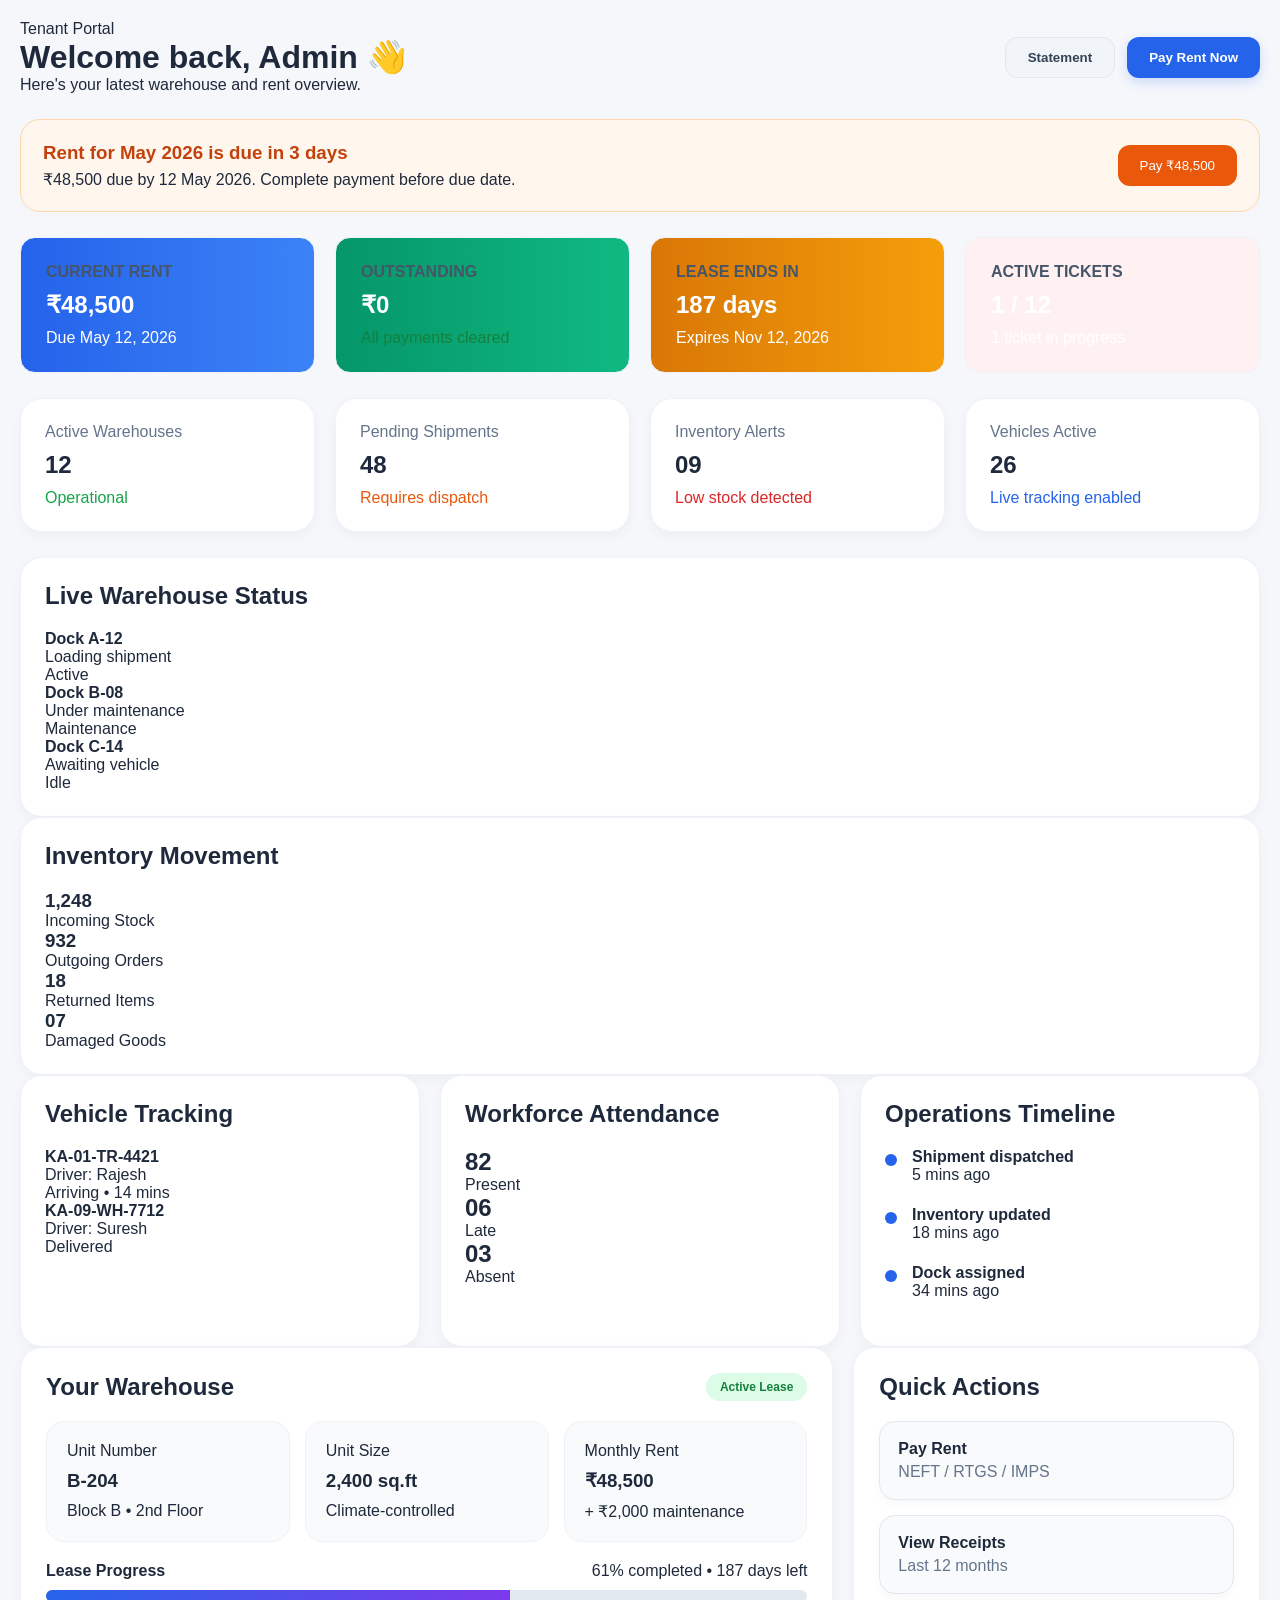
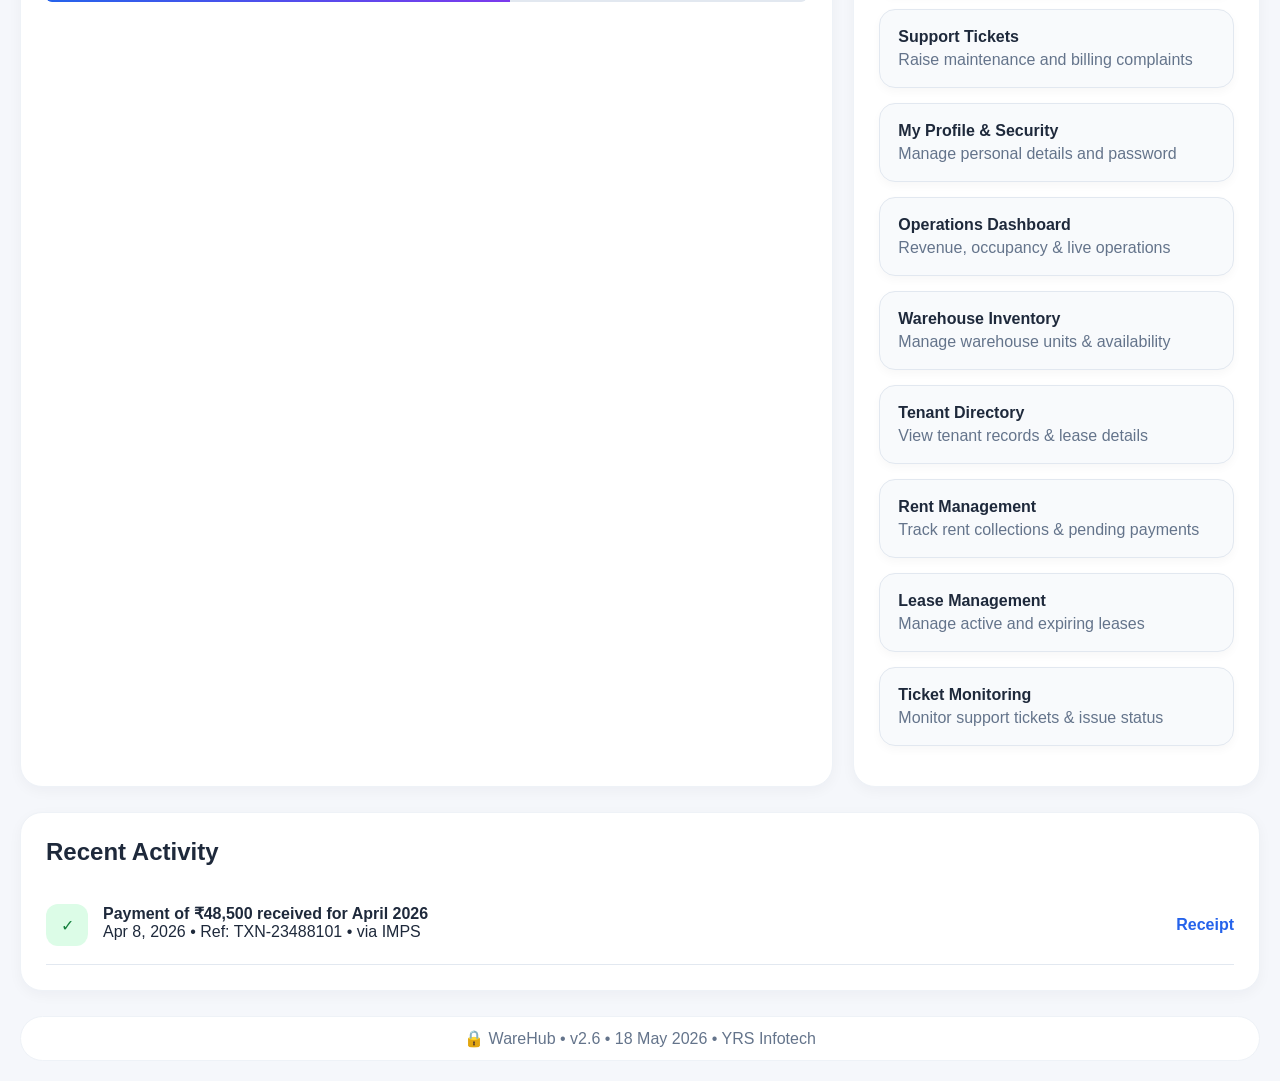
<file: index.html>
<!DOCTYPE html>
<html lang="en">
<head>
  <meta charset="UTF-8">
  <meta name="viewport" content="width=device-width, initial-scale=1.0">
  <title>Tenant Dashboard</title>

  <link rel="stylesheet" href="style.css">
</head>

<body>

  <!-- TOP BAR -->

  <div class="top-bar">

    <div>
      <p>Tenant Portal</p>
      <h1>Welcome back, Admin 👋</h1>
      <p>Here's your latest warehouse and rent overview.</p>
    </div>

    <div class="top-buttons">
      <button class="btn btn-light">Statement</button>
      <button class="btn btn-main">Pay Rent Now</button>
    </div>

  </div>

  <!-- ALERT -->

  <div class="alert-box">

    <div>
      <h3>Rent for May 2026 is due in 3 days</h3>
      <p>₹48,500 due by 12 May 2026. Complete payment before due date.</p>
    </div>

    <button class="pay-btn">Pay ₹48,500</button>

  </div>

  <!-- CARDS -->

  <div class="cards">

    <div class="card">
      <h4>CURRENT RENT</h4>
      <h2>₹48,500</h2>
      <p>Due May 12, 2026</p>
    </div>

    <div class="card">
      <h4>OUTSTANDING</h4>
      <h2>₹0</h2>
      <p class="small-text">All payments cleared</p>
    </div>

    <div class="card">
      <h4>LEASE ENDS IN</h4>
      <h2>187 days</h2>
      <p>Expires Nov 12, 2026</p>
    </div>

    <div class="card">
      <h4>ACTIVE TICKETS</h4>
      <h2>1 / 12</h2>
      <p>1 ticket in progress</p>
    </div>

  </div>

  <!-- ================================= -->
<!-- OPERATIONS DASHBOARD -->
<!-- ================================= -->

<div class="operations-dashboard">

  <!-- TOP KPI -->

  <div class="ops-grid">

    <div class="ops-card">
      <p>Active Warehouses</p>
      <h2>12</h2>
      <span class="green-text">
        Operational
      </span>
    </div>

    <div class="ops-card">
      <p>Pending Shipments</p>
      <h2>48</h2>
      <span class="orange-text">
        Requires dispatch
      </span>
    </div>

    <div class="ops-card">
      <p>Inventory Alerts</p>
      <h2>09</h2>
      <span class="red-text">
        Low stock detected
      </span>
    </div>

    <div class="ops-card">
      <p>Vehicles Active</p>
      <h2>26</h2>
      <span class="blue-text">
        Live tracking enabled
      </span>
    </div>

  </div>



  <!-- STATUS SECTION -->

  <div class="ops-layout">

    <!-- LIVE OPERATIONS -->

    <div class="ops-panel">

      <div class="panel-header">
        <h2>Live Warehouse Status</h2>
      </div>

      <div class="status-row">

        <div>
          <h4>Dock A-12</h4>
          <p>Loading shipment</p>
        </div>

        <span class="live-status green-status">
          Active
        </span>

      </div>

      <div class="status-row">

        <div>
          <h4>Dock B-08</h4>
          <p>Under maintenance</p>
        </div>

        <span class="live-status orange-status">
          Maintenance
        </span>

      </div>

      <div class="status-row">

        <div>
          <h4>Dock C-14</h4>
          <p>Awaiting vehicle</p>
        </div>

        <span class="live-status gray-status">
          Idle
        </span>

      </div>

    </div>



    <!-- INVENTORY -->

    <div class="ops-panel">

      <div class="panel-header">
        <h2>Inventory Movement</h2>
      </div>

      <div class="inventory-box">

        <div class="inventory-item">
          <h3>1,248</h3>
          <p>Incoming Stock</p>
        </div>

        <div class="inventory-item">
          <h3>932</h3>
          <p>Outgoing Orders</p>
        </div>

        <div class="inventory-item">
          <h3>18</h3>
          <p>Returned Items</p>
        </div>

        <div class="inventory-item">
          <h3>07</h3>
          <p>Damaged Goods</p>
        </div>

      </div>

    </div>

  </div>



  <!-- LOWER SECTION -->

  <div class="ops-bottom-grid">

    <!-- VEHICLES -->

    <div class="ops-panel">

      <div class="panel-header">
        <h2>Vehicle Tracking</h2>
      </div>

      <div class="vehicle-row">

        <div>
          <h4>KA-01-TR-4421</h4>
          <p>Driver: Rajesh</p>
        </div>

        <span class="vehicle-status moving">
          Arriving • 14 mins
        </span>

      </div>

      <div class="vehicle-row">

        <div>
          <h4>KA-09-WH-7712</h4>
          <p>Driver: Suresh</p>
        </div>

        <span class="vehicle-status delivered">
          Delivered
        </span>

      </div>

    </div>



    <!-- WORKFORCE -->

    <div class="ops-panel">

      <div class="panel-header">
        <h2>Workforce Attendance</h2>
      </div>

      <div class="attendance-grid">

        <div class="attendance-card">
          <h2>82</h2>
          <p>Present</p>
        </div>

        <div class="attendance-card">
          <h2>06</h2>
          <p>Late</p>
        </div>

        <div class="attendance-card">
          <h2>03</h2>
          <p>Absent</p>
        </div>

      </div>

    </div>



    <!-- ACTIVITY -->

    <div class="ops-panel">

      <div class="panel-header">
        <h2>Operations Timeline</h2>
      </div>

      <div class="timeline-row">
        <span class="timeline-dot"></span>
        <div>
          <h4>Shipment dispatched</h4>
          <p>5 mins ago</p>
        </div>
      </div>

      <div class="timeline-row">
        <span class="timeline-dot"></span>
        <div>
          <h4>Inventory updated</h4>
          <p>18 mins ago</p>
        </div>
      </div>

      <div class="timeline-row">
        <span class="timeline-dot"></span>
        <div>
          <h4>Dock assigned</h4>
          <p>34 mins ago</p>
        </div>
      </div>

    </div>

  </div>

</div>

  <!-- MAIN -->

  <div class="main">

    <!-- WAREHOUSE -->

    <div class="warehouse">

      <div class="section-title">
        <h2>Your Warehouse</h2>
        <span class="active">Active Lease</span>
      </div>

      <div class="warehouse-grid">

        <div class="mini-card">
          <p>Unit Number</p>
          <h3>B-204</h3>
          <p>Block B • 2nd Floor</p>
        </div>

        <div class="mini-card">
          <p>Unit Size</p>
          <h3>2,400 sq.ft</h3>
          <p>Climate-controlled</p>
        </div>

        <div class="mini-card">
          <p>Monthly Rent</p>
          <h3>₹48,500</h3>
          <p>+ ₹2,000 maintenance</p>
        </div>

      </div>

      <div class="progress-top">
        <h4>Lease Progress</h4>
        <p>61% completed • 187 days left</p>
      </div>

      <div class="progress-bar">
        <div class="progress"></div>
      </div>

    </div>

    <!-- QUICK ACTIONS -->

    <div class="actions">

      <h2>Quick Actions</h2>

      <div class="action-item">
        <h4>Pay Rent</h4>
        <p>NEFT / RTGS / IMPS</p>
      </div>

      <div class="action-item">
        <h4>View Receipts</h4>
        <p>Last 12 months</p>
      </div>

      <div class="action-item support-open">
        <h4>Support Tickets</h4>
        <p>Raise maintenance and billing complaints</p>
      </div>

      <div class="action-item profile-open">
        <h4>My Profile & Security</h4>
        <p>Manage personal details and password</p>
      </div>

      <!-- =============================== -->
<!-- ADD THIS INSIDE QUICK ACTIONS -->
<!-- =============================== -->

<div class="action-item operations-open">
  <h4>Operations Dashboard</h4>
  <p>Revenue, occupancy & live operations</p>
</div>

<!-- WAREHOUSE INVENTORY -->

<div class="action-item inventory-open">
  <h4>Warehouse Inventory</h4>
  <p>Manage warehouse units & availability</p>
</div>

<!-- TENANT DIRECTORY -->

<div class="action-item tenant-open">
  <h4>Tenant Directory</h4>
  <p>View tenant records & lease details</p>
</div>

<!-- RENT MANAGEMENT -->

<div class="action-item rent-open">
  <h4>Rent Management</h4>
  <p>Track rent collections & pending payments</p>
</div>

<!-- LEASE MANAGEMENT -->

<div class="action-item lease-open">
  <h4>Lease Management</h4>
  <p>Manage active and expiring leases</p>
</div>

<!-- TICKET MONITORING -->

<div class="action-item ticket-open">
  <h4>Ticket Monitoring</h4>
  <p>Monitor support tickets & issue status</p>
</div>
    </div>


  </div>

  <!-- RECENT -->

  <div class="recent">

    <div class="recent-header">
      <h2>Recent Activity</h2>
    </div>

    <div class="activity">

      <div class="activity-left">

        <div class="icon green">✓</div>

        <div>
          <h4>Payment of ₹48,500 received for April 2026</h4>
          <p>Apr 8, 2026 • Ref: TXN-23488101 • via IMPS</p>
        </div>

      </div>

      <div class="receipt">Receipt</div>

    </div>

  </div>

  <!-- FOOTER -->

  <div class="footer-bar">
    🔒 WareHub • v2.6 • 18 May 2026 • YRS Infotech
  </div>

  <script>

    // PAY RENT NOW BUTTON

    document.querySelector(".btn-main").onclick = function(){

      window.location.href = "payment.html";

    };

    // PAY ₹48,500 BUTTON

    document.querySelector(".pay-btn").onclick = function(){

      window.location.href = "payment.html";

    };

    // QUICK ACTIONS

    const actionItems = document.querySelectorAll(".action-item");

    actionItems.forEach(item => {

      item.onclick = function(){

        const title = item.querySelector("h4").innerText;

        if(title === "Pay Rent"){

          window.location.href = "payment.html";

        }

        else{

          alert(title + " opened");

        }

      };

    });
    
      const agreementOpen = document.querySelector(".agreement-open");

        if(agreementOpen){

        agreementOpen.onclick = function(){

        window.location.href = "agreement.html";

      };

      };

      const supportOpen = document.querySelector(".support-open");

        if(supportOpen){
          supportOpen.onclick = function(){

    window.location.href = "support.html";

  };

}

const profileOpen = document.querySelector(".profile-open");

if(profileOpen){

  profileOpen.onclick = function(){

    window.location.href = "profile.html";

  };

};
/* OPERATIONS DASHBOARD */

const operationsOpen =
document.querySelector(
".operations-open"
);

if(operationsOpen){

  operationsOpen.onclick =
  function(){

    window.location.href =
    "operations-dashboard.html";

  };

}
/* WAREHOUSE INVENTORY */

const inventoryOpen =
document.querySelector(".inventory-open");

if(inventoryOpen){

  inventoryOpen.onclick = function(){

    window.location.href =
    "warehouse-inventory.html";
    
  };

}

/* TENANT DIRECTORY */

const tenantOpen =
document.querySelector(".tenant-open");

if(tenantOpen){

  tenantOpen.onclick = function(){

    window.location.href =
    "tenant-directory.html";

  };

}

/* RENT MANAGEMENT */

const rentOpen =
document.querySelector(".rent-open");

if(rentOpen){

  rentOpen.onclick = function(){

    window.location.href =
    "rent-management.html";

  };

}

/* LEASE MANAGEMENT */

const leaseOpen =
document.querySelector(".lease-open");

if(leaseOpen){

  leaseOpen.onclick = function(){

    window.location.href =
    "lease-management.html";

  };

}

/* TICKET MONITORING */

const ticketOpen =
document.querySelector(".ticket-open");

if(ticketOpen){

  ticketOpen.onclick = function(){

    window.location.href =
    "ticket-monitoring.html";

  };

}


    // MODAL CLOSE

    const modal = document.querySelector(".modal");

    const closeBtn = document.querySelector(".close-btn");

    closeBtn.onclick = function(){

      modal.style.display = "none";

    };

  

  </script>




</body>
</html>
</file>
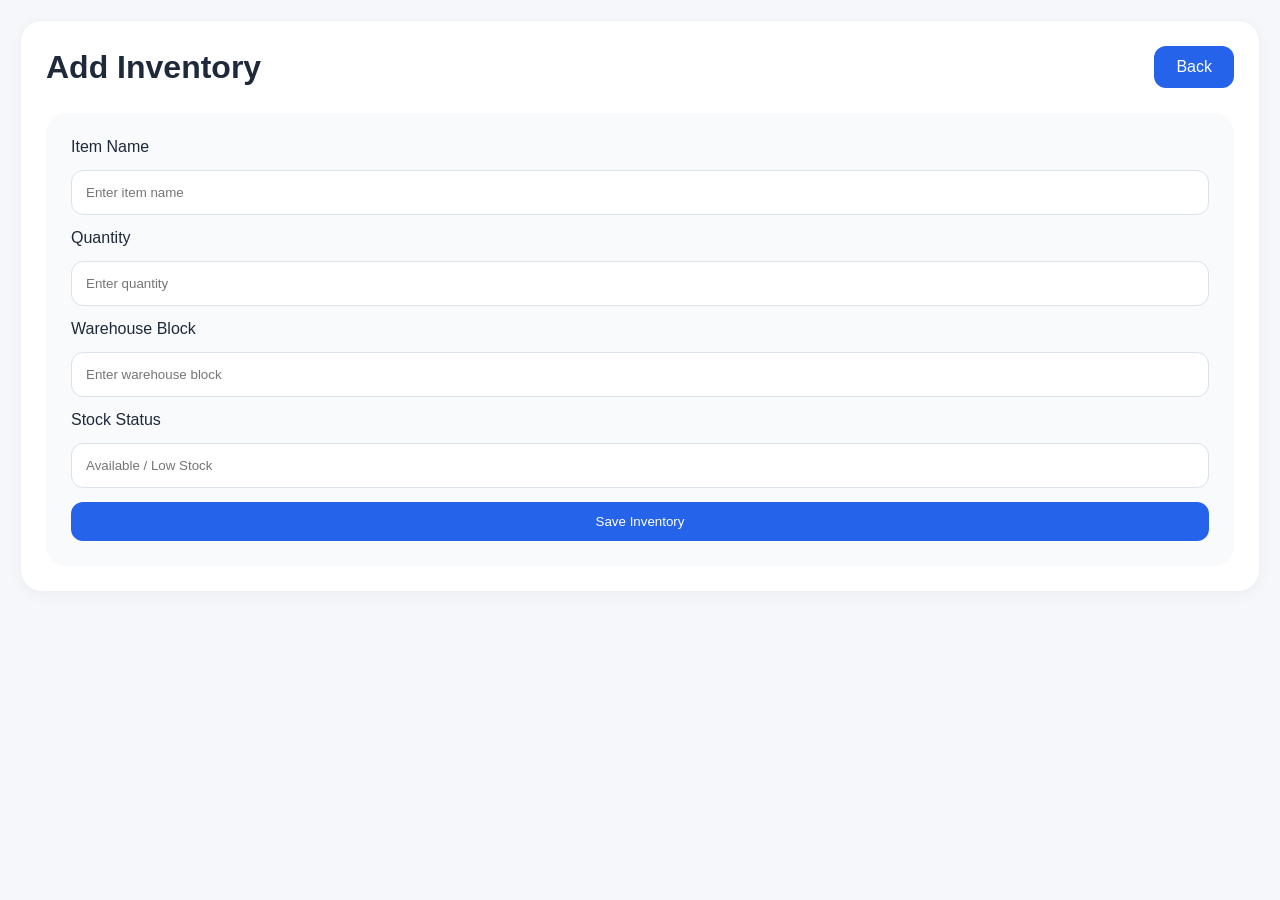
<file: add-inventory.html>
<!DOCTYPE html>
<html lang="en">

<head>

  <meta charset="UTF-8">

  <meta name="viewport"
        content="width=device-width, initial-scale=1.0">

  <title>Add Inventory</title>

  <link rel="stylesheet" href="style.css">

</head>

<body>

<div class="support-page">

  <!-- HEADER -->

  <div class="support-header">

    <h1>Add Inventory</h1>

    <a href="warehouse-inventory.html"
       class="raise-btn">

       Back

    </a>

  </div>

  <!-- FORM -->

  <div class="profile-card">

    <label>Item Name</label>

    <input type="text"
           placeholder="Enter item name">

    <label>Quantity</label>

    <input type="number"
           placeholder="Enter quantity">

    <label>Warehouse Block</label>

    <input type="text"
           placeholder="Enter warehouse block">

    <label>Stock Status</label>

    <input type="text"
           placeholder="Available / Low Stock">

    <button class="save-btn">

      Save Inventory

    </button>

  </div>

</div>

</body>
</html>
</file>
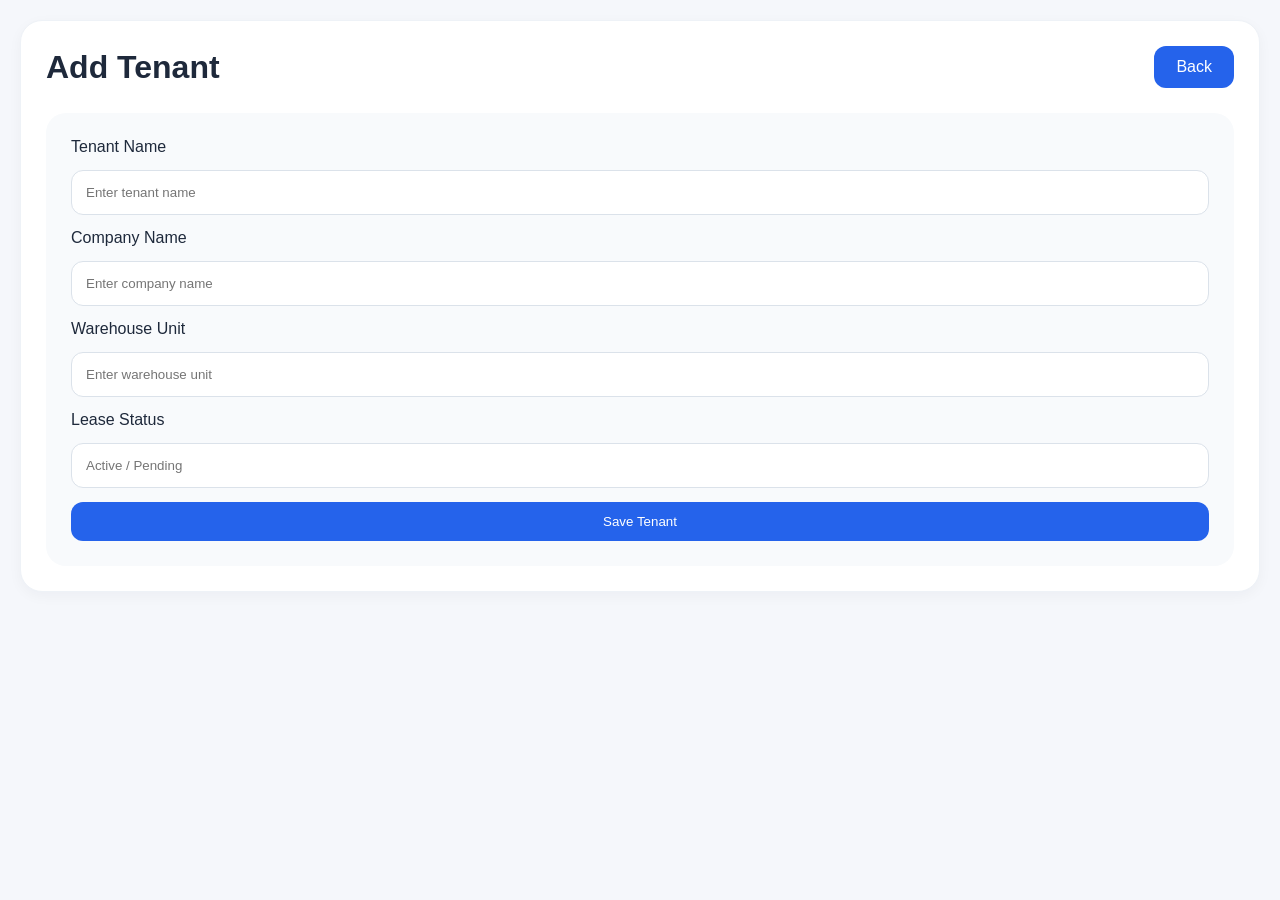
<file: add-tenant.html>
<!DOCTYPE html>
<html lang="en">

<head>

  <meta charset="UTF-8">

  <meta name="viewport"
        content="width=device-width, initial-scale=1.0">

  <title>Add Tenant</title>

  <link rel="stylesheet" href="style.css">

</head>

<body>

<div class="support-page">

  <div class="support-header">

    <h1>Add Tenant</h1>

    <a href="tenant-directory.html"
       class="raise-btn">

       Back

    </a>

  </div>

  <div class="profile-card">

    <label>Tenant Name</label>

    <input type="text"
           placeholder="Enter tenant name">

    <label>Company Name</label>

    <input type="text"
           placeholder="Enter company name">

    <label>Warehouse Unit</label>

    <input type="text"
           placeholder="Enter warehouse unit">

    <label>Lease Status</label>

    <input type="text"
           placeholder="Active / Pending">

    <button class="save-btn">

      Save Tenant

    </button>

  </div>

</div>

</body>
</html>
</file>
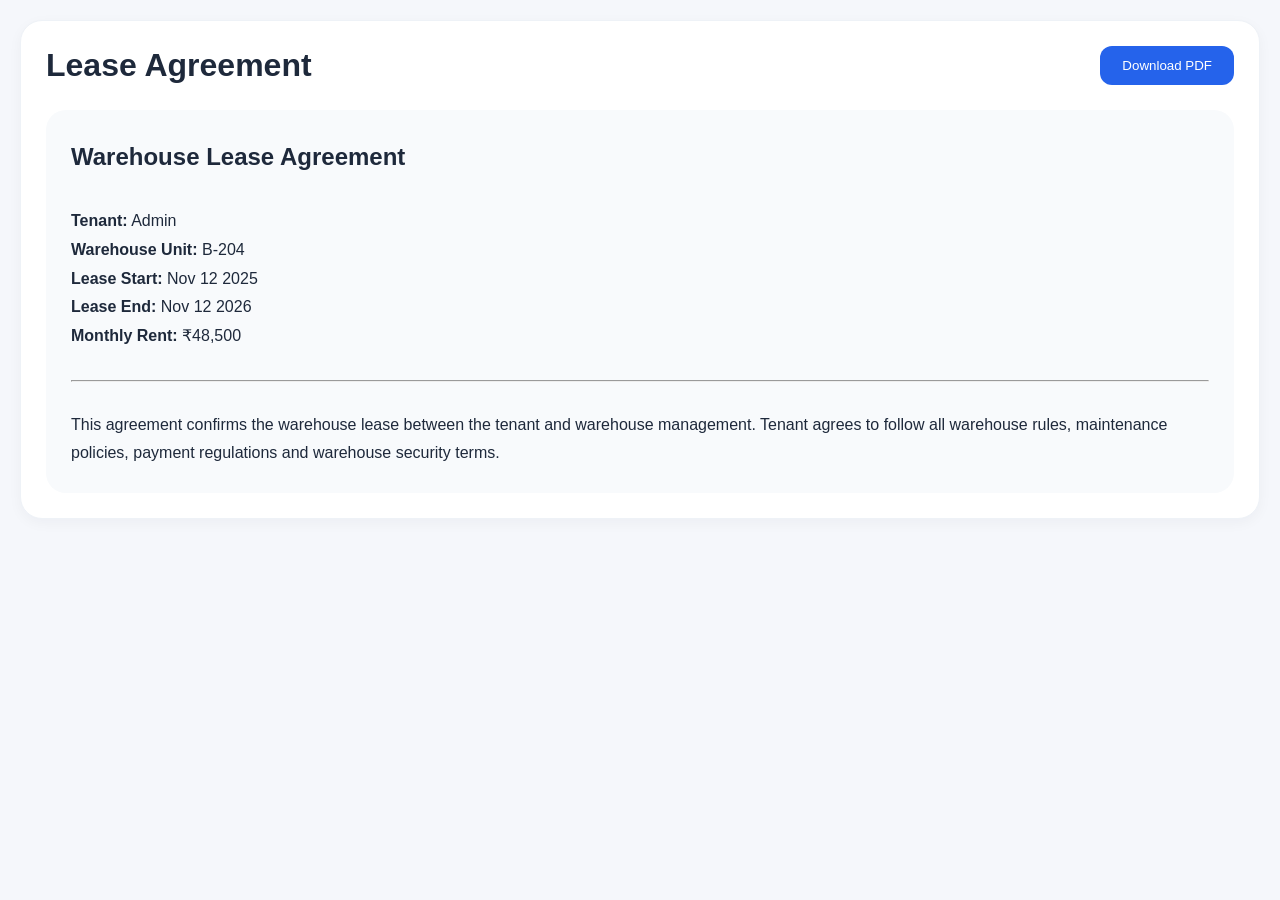
<file: agreement.html>
<!DOCTYPE html>
<html lang="en">
<head>

<meta charset="UTF-8">

<meta name="viewport"
content="width=device-width, initial-scale=1.0">

<title>Lease Agreement</title>

<link rel="stylesheet" href="style.css">

</head>

<body>

<div class="agreement-page">

  <div class="agreement-header">

    <h1>Lease Agreement</h1>

    <button class="download-btn">

      Download PDF

    </button>

  </div>

  <div class="agreement-box">

    <h2>
      Warehouse Lease Agreement
    </h2>

    <br>

    <p>
      <strong>Tenant:</strong>
      Admin
    </p>

    <p>
      <strong>Warehouse Unit:</strong>
      B-204
    </p>

    <p>
      <strong>Lease Start:</strong>
      Nov 12 2025
    </p>

    <p>
      <strong>Lease End:</strong>
      Nov 12 2026
    </p>

    <p>
      <strong>Monthly Rent:</strong>
      ₹48,500
    </p>

    <br>

    <hr>

    <br>

    <p>

      This agreement confirms the
      warehouse lease between the
      tenant and warehouse
      management.

      Tenant agrees to follow all
      warehouse rules,
      maintenance policies,
      payment regulations and
      warehouse security terms.

    </p>

  </div>

</div>



<script>

document.querySelector(".download-btn")
.onclick = function(){

  const content = `

WAREHOUSE LEASE AGREEMENT

Tenant: Admin

Warehouse Unit: B-204

Lease Start: Nov 12 2025

Lease End: Nov 12 2026

Monthly Rent: ₹48,500

Agreement approved by
YRS Infotech.

`;

  const blob = new Blob(
    [content],
    {type:"application/pdf"}
  );

  const link =
  document.createElement("a");

  link.href =
  URL.createObjectURL(blob);

  link.download =
  "LeaseAgreement.pdf";

  link.click();

};

</script>

</body>
</html>
</file>
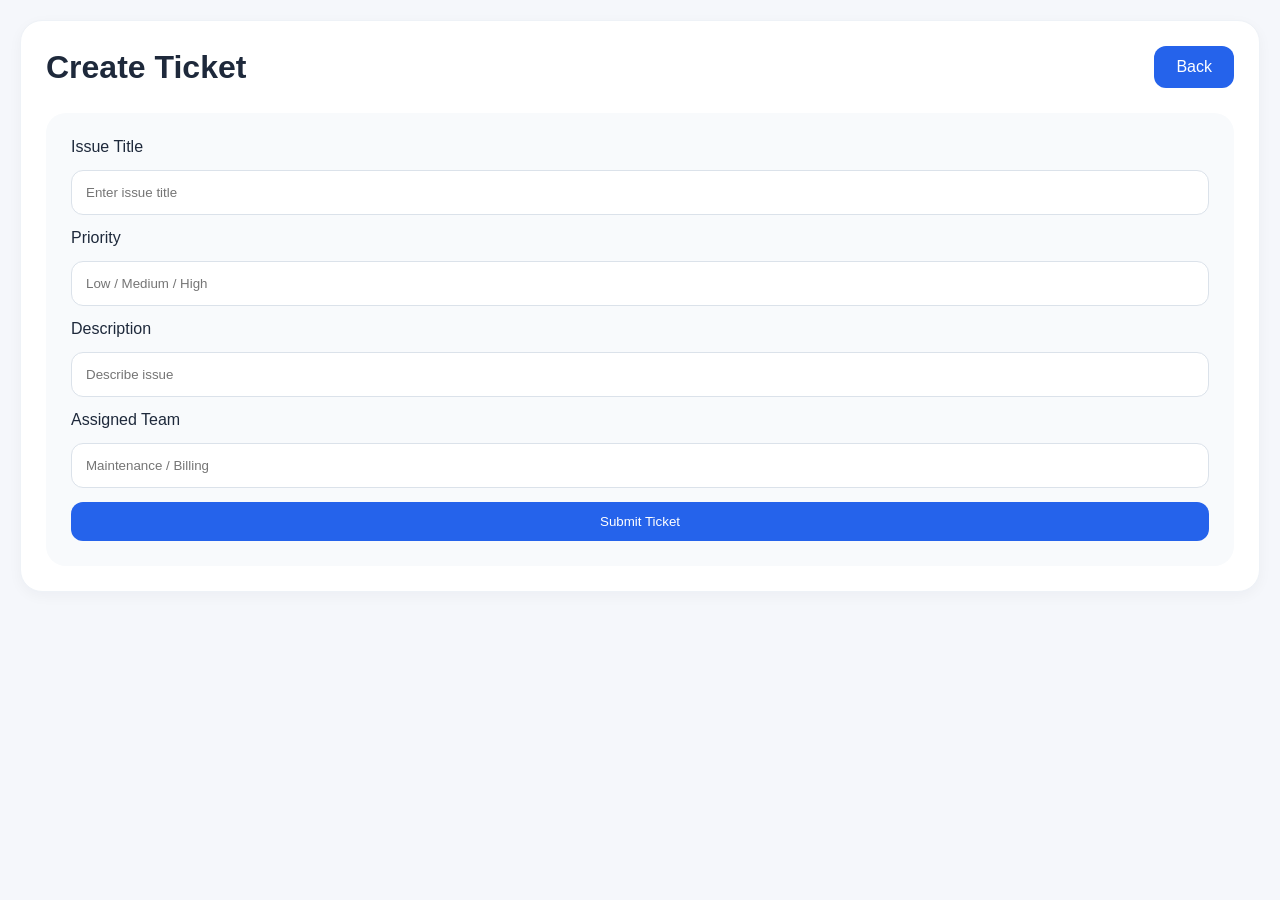
<file: create-ticket.html>
<!DOCTYPE html>
<html lang="en">

<head>

  <meta charset="UTF-8">

  <meta name="viewport"
        content="width=device-width, initial-scale=1.0">

  <title>Create Ticket</title>

  <link rel="stylesheet" href="style.css">

</head>

<body>

<div class="support-page">

  <div class="support-header">

    <h1>Create Ticket</h1>

    <a href="ticket-monitoring.html"
       class="raise-btn">

       Back

    </a>

  </div>

  <div class="profile-card">

    <label>Issue Title</label>

    <input type="text"
           placeholder="Enter issue title">

    <label>Priority</label>

    <input type="text"
           placeholder="Low / Medium / High">

    <label>Description</label>

    <input type="text"
           placeholder="Describe issue">

    <label>Assigned Team</label>

    <input type="text"
           placeholder="Maintenance / Billing">

    <button class="save-btn">

      Submit Ticket

    </button>

  </div>

</div>

</body>
</html>
</file>
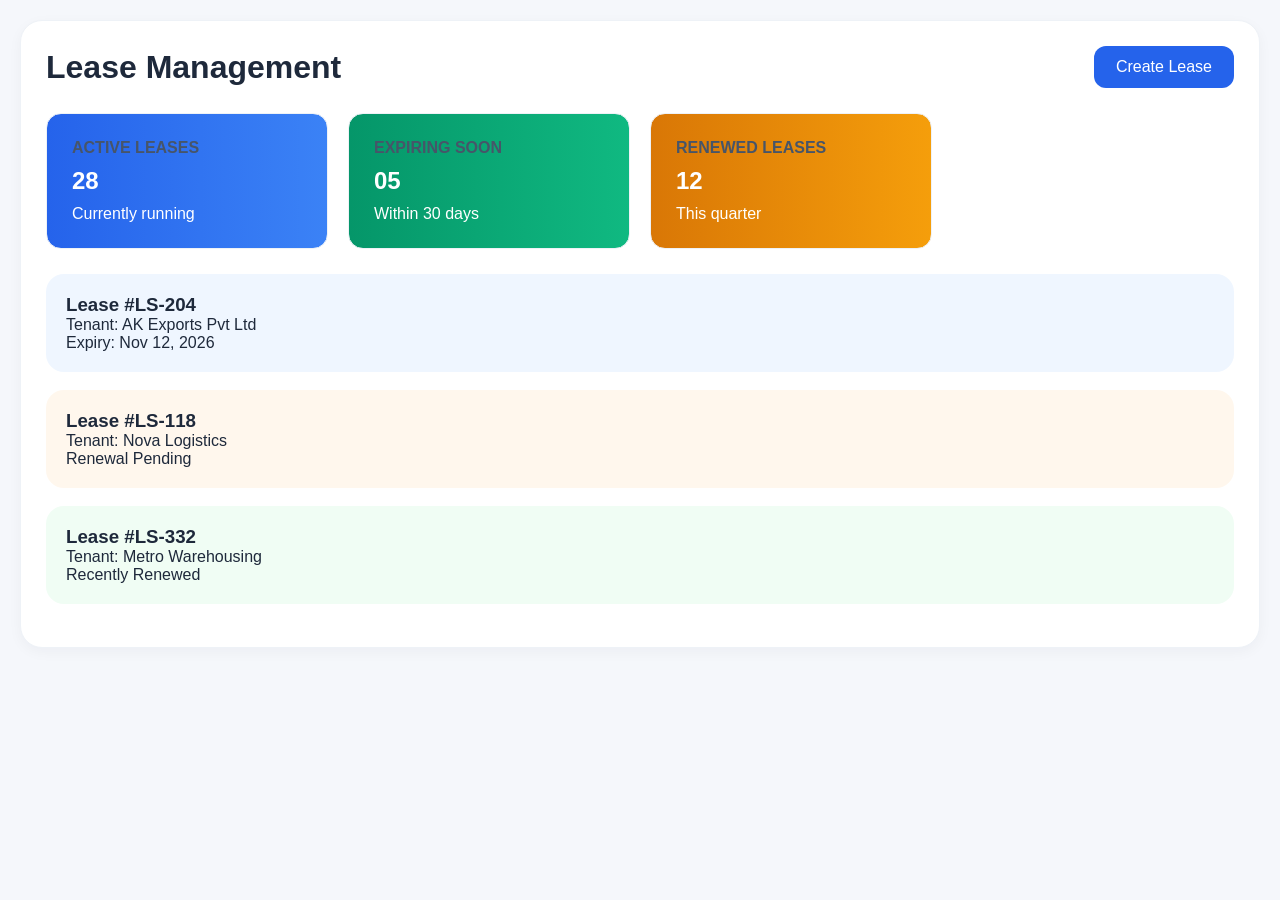
<file: lease-management.html>
<!DOCTYPE html>
<html lang="en">
<head>
  <meta charset="UTF-8">
  <meta name="viewport"
        content="width=device-width, initial-scale=1.0">

  <title>Lease Management</title>

  <link rel="stylesheet" href="style.css">
</head>

<body>

<div class="support-page">

  <div class="support-header">

    <h1>Lease Management</h1>

    <a href="create-lease.html"
   class="raise-btn">
   Create Lease
</a>

  </div>

  <div class="cards">

    <div class="card">
      <h4>ACTIVE LEASES</h4>
      <h2>28</h2>
      <p>Currently running</p>
    </div>

    <div class="card">
      <h4>EXPIRING SOON</h4>
      <h2>05</h2>
      <p>Within 30 days</p>
    </div>

    <div class="card">
      <h4>RENEWED LEASES</h4>
      <h2>12</h2>
      <p>This quarter</p>
    </div>

  </div>

  <div class="ticket-card progress-ticket">
    <h3>Lease #LS-204</h3>
    <p>Tenant: AK Exports Pvt Ltd</p>
    <p>Expiry: Nov 12, 2026</p>
  </div>

  <div class="ticket-card pending-ticket">
    <h3>Lease #LS-118</h3>
    <p>Tenant: Nova Logistics</p>
    <p>Renewal Pending</p>
  </div>

  <div class="ticket-card resolved-ticket">
    <h3>Lease #LS-332</h3>
    <p>Tenant: Metro Warehousing</p>
    <p>Recently Renewed</p>
  </div>

</div>

</body>
</html>
</file>
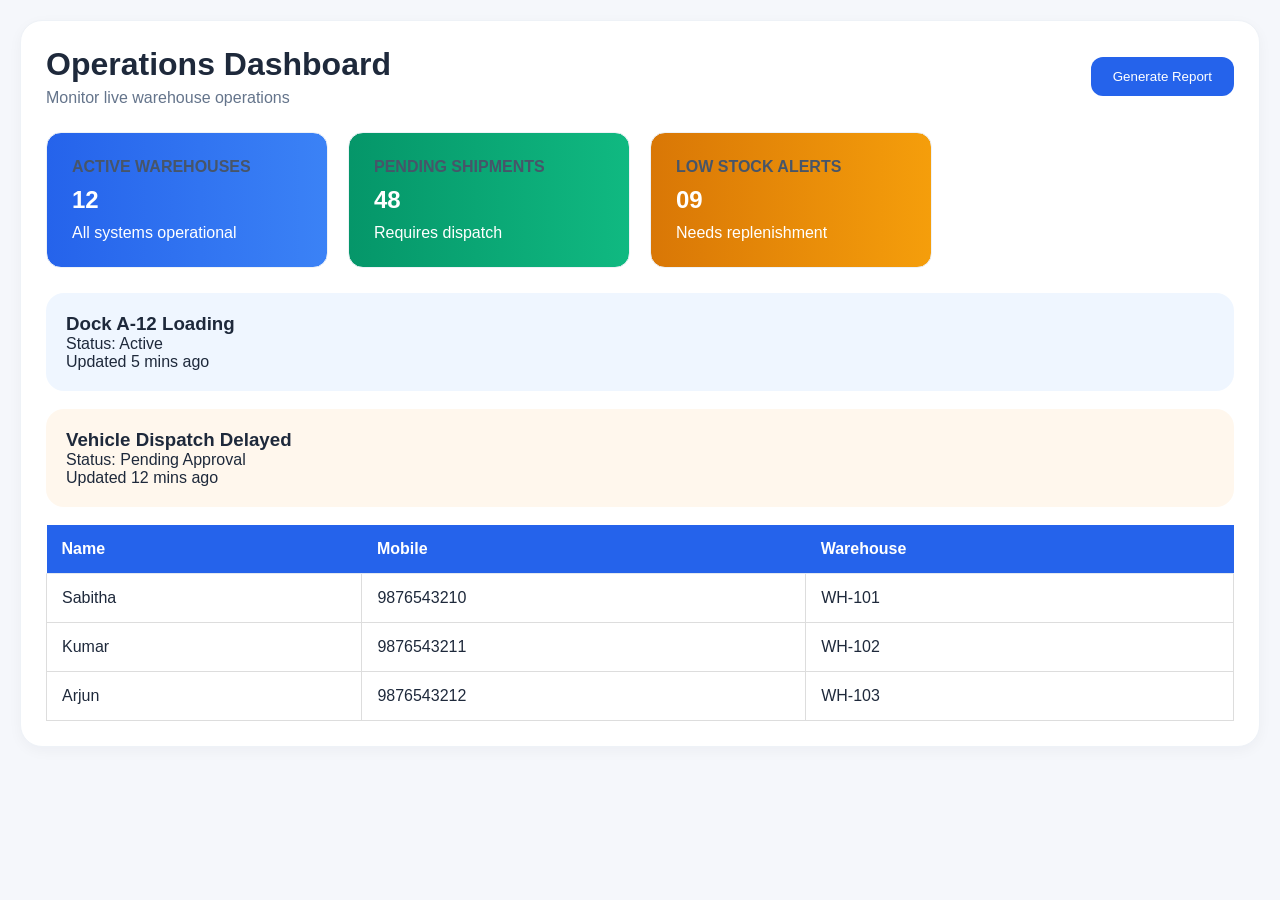
<file: operations-dashboard.html>
<!DOCTYPE html>
<html lang="en">

<head>
  <meta charset="UTF-8">
  <meta name="viewport"
        content="width=device-width, initial-scale=1.0">

  <title>Operations Dashboard</title>

  <link rel="stylesheet" href="style.css">
</head>

<body>

<div class="support-page">

  <div class="support-header">

    <div>
      <h1>Operations Dashboard</h1>
      <p class="ops-sub">
        Monitor live warehouse operations
      </p>
    </div>

    <button class="raise-btn">
      Generate Report
    </button>

  </div>

  <!-- CARDS -->

  <div class="cards">

    <div class="card">
      <h4>ACTIVE WAREHOUSES</h4>
      <h2>12</h2>
      <p>All systems operational</p>
    </div>

    <div class="card">
      <h4>PENDING SHIPMENTS</h4>
      <h2>48</h2>
      <p>Requires dispatch</p>
    </div>

    <div class="card">
      <h4>LOW STOCK ALERTS</h4>
      <h2>09</h2>
      <p>Needs replenishment</p>
    </div>

  </div>

  <!-- ACTIVITY -->

  <div class="ticket-card progress-ticket">

    <h3>Dock A-12 Loading</h3>

    <p>Status: Active</p>

    <p>Updated 5 mins ago</p>

  </div>

  <div class="ticket-card pending-ticket">

    <h3>Vehicle Dispatch Delayed</h3>

    <p>Status: Pending Approval</p>

    <p>Updated 12 mins ago</p>

  </div>

  <!-- CUSTOMER RECORDS TABLE -->

  <table>

    <tr>
        <th>Name</th>
        <th>Mobile</th>
        <th>Warehouse</th>
    </tr>

    <tr>
        <td>Sabitha</td>
        <td>9876543210</td>
        <td>WH-101</td>
    </tr>

    <tr>
        <td>Kumar</td>
        <td>9876543211</td>
        <td>WH-102</td>
    </tr>

    <tr>
        <td>Arjun</td>
        <td>9876543212</td>
        <td>WH-103</td>
    </tr>

  </table>

</div>

</body>
</html>
</file>
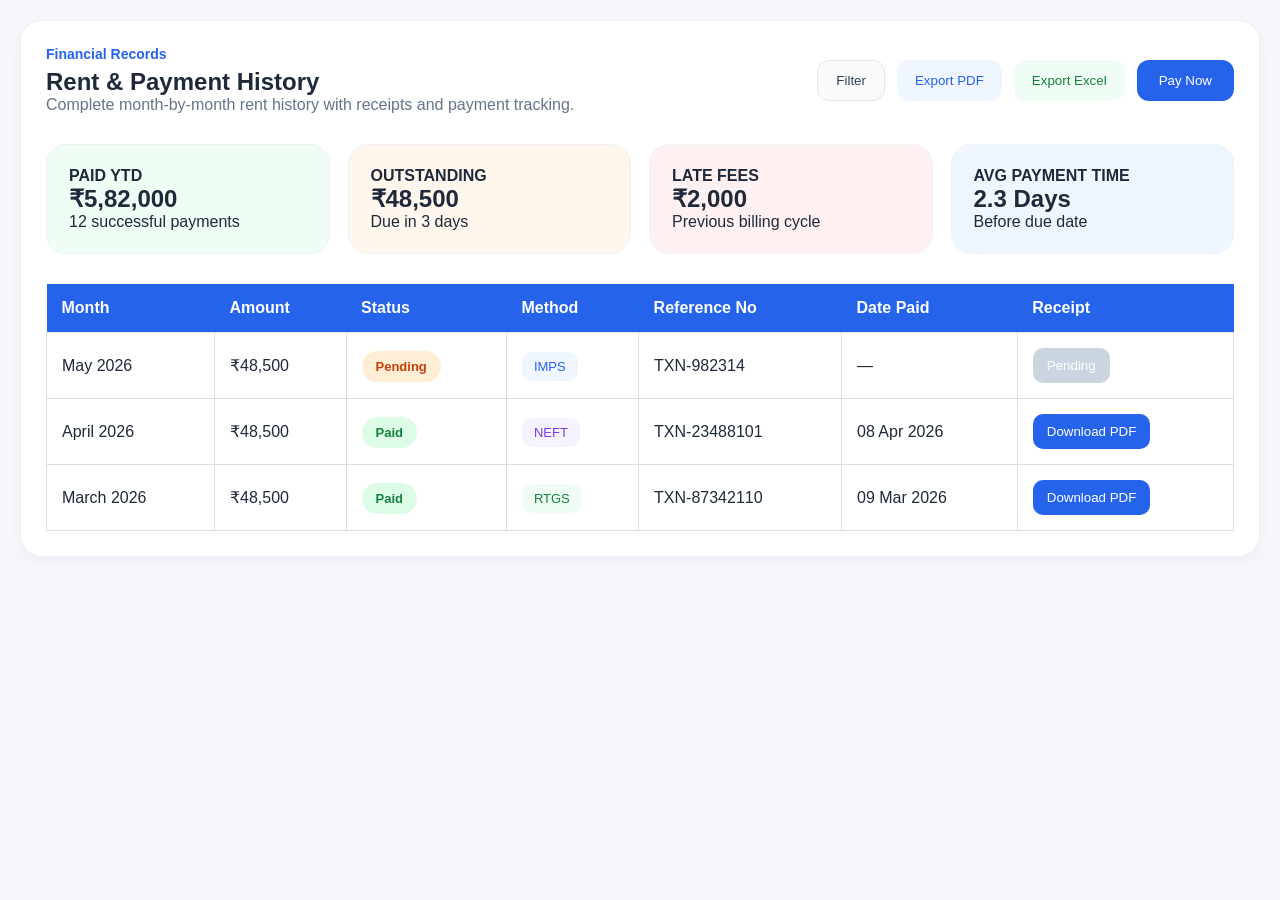
<file: payment.html>
<!DOCTYPE html>
<html lang="en">
<head>
  <meta charset="UTF-8">
  <meta name="viewport" content="width=device-width, initial-scale=1.0">
  <title>Rent & Payment History</title>

  <link rel="stylesheet" href="style.css">
</head>

<body>

  <div class="payment-history">

    <!-- HEADER -->

    <div class="history-header">

      <div>
        <p class="section-small">Financial Records</p>

        <h2>Rent & Payment History</h2>

        <p class="history-sub">
          Complete month-by-month rent history with receipts and payment tracking.
        </p>
      </div>

      <!-- RIGHT BUTTONS -->

      <div class="history-buttons">

        <button class="filter-btn">
          Filter
        </button>

        <button class="export-btn">
          Export PDF
        </button>

        <button class="export-btn excel">
          Export Excel
        </button>

        <button class="pay-now-btn">
          Pay Now
        </button>

      </div>

    </div>

    <!-- SUMMARY -->

    <div class="summary-grid">

      <div class="summary-card paid-card">
        <h4>PAID YTD</h4>
        <h2>₹5,82,000</h2>
        <p>12 successful payments</p>
      </div>

      <div class="summary-card pending-card">
        <h4>OUTSTANDING</h4>
        <h2>₹48,500</h2>
        <p>Due in 3 days</p>
      </div>

      <div class="summary-card late-card">
        <h4>LATE FEES</h4>
        <h2>₹2,000</h2>
        <p>Previous billing cycle</p>
      </div>

      <div class="summary-card avg-card">
        <h4>AVG PAYMENT TIME</h4>
        <h2>2.3 Days</h2>
        <p>Before due date</p>
      </div>

    </div>

    <!-- TABLE -->

    <div class="table-wrapper">

      <table>

        <thead>
          <tr>
            <th>Month</th>
            <th>Amount</th>
            <th>Status</th>
            <th>Method</th>
            <th>Reference No</th>
            <th>Date Paid</th>
            <th>Receipt</th>
          </tr>
        </thead>

        <tbody>

          <tr>
            <td>May 2026</td>
            <td>₹48,500</td>
            <td><span class="status pending">Pending</span></td>
            <td><span class="method imps">IMPS</span></td>
            <td>TXN-982314</td>
            <td>—</td>
            <td><button class="receipt-btn disabled">Pending</button></td>
          </tr>

          <tr>
            <td>April 2026</td>
            <td>₹48,500</td>
            <td><span class="status paid">Paid</span></td>
            <td><span class="method neft">NEFT</span></td>
            <td>TXN-23488101</td>
            <td>08 Apr 2026</td>
            <td><button class="receipt-btn">Download PDF</button></td>
          </tr>

          <tr>
            <td>March 2026</td>
            <td>₹48,500</td>
            <td><span class="status paid">Paid</span></td>
            <td><span class="method rtgs">RTGS</span></td>
            <td>TXN-87342110</td>
            <td>09 Mar 2026</td>
            <td><button class="receipt-btn">Download PDF</button></td>
          </tr>

        </tbody>

      </table>

    </div>

  </div>

  <!-- PAYMENT MODAL -->

  <div class="payment-modal" id="paymentModal">

    <div class="payment-box">

      <div class="payment-header">

        <h2>Select Payment Method</h2>

        <span class="close-btn" id="closeModal">&times;</span>

      </div>

      <p class="payment-subtitle">
        Choose your preferred payment option
      </p>

      <div class="payment-options">

        <div class="payment-option">
          <h3>📱 UPI</h3>
          <p>Google Pay, PhonePe, Paytm</p>
        </div>

        <div class="payment-option">
          <h3>🏦 Net Banking</h3>
          <p>All major Indian banks supported</p>
        </div>

        <div class="payment-option">
          <h3>💵 Cash</h3>
          <p>Pay directly at office counter</p>
        </div>

        <div class="payment-option">
          <h3>💳 Credit Card</h3>
          <p>Visa, Mastercard, RuPay</p>
        </div>

        <div class="payment-option">
          <h3>💳 Debit Card</h3>
          <p>Instant secure payments</p>
        </div>

        <div class="payment-option razorpay-option">
          <h3>⚡ Razorpay Gateway</h3>
          <p>Secure online payment using Razorpay</p>
        </div>

        <div class="payment-option bank-option">
          <h3>🏦 Own Bank Gateway</h3>
          <p>Direct payment through warehouse banking portal</p>
        </div>
      </div>

    </div>

  </div>

  <script>

    // FILTER BUTTON

    document.querySelector(".filter-btn").onclick = function(){

      alert("Filter options opened");

    };

    // EXPORT PDF

    document.querySelector(".export-btn").onclick = function(){

      alert("PDF export started");

    };

    // EXPORT EXCEL

    document.querySelector(".excel").onclick = function(){

      alert("Excel export started");

    };

    // OPEN PAYMENT OPTIONS

    const modal = document.getElementById("paymentModal");

    document.querySelector(".pay-now-btn").onclick = function(){

      modal.style.display = "flex";

    };

    // CLOSE MODAL

    document.getElementById("closeModal").onclick = function(){

      modal.style.display = "none";

    };

    // OUTSIDE CLICK

    window.onclick = function(e){

      if(e.target === modal){

        modal.style.display = "none";

      }

    };

    // PAYMENT OPTION CLICK

    const paymentOptions = document.querySelectorAll(".payment-option");

    paymentOptions.forEach(option => {

      option.onclick = function(){

        const method = option.querySelector("h3").innerText;

        alert(method + " selected successfully");

      };

    });

    const razorpayBtn = document.querySelector(".razorpay-option");

      if(razorpayBtn){

        razorpayBtn.onclick = function(){

        alert("Redirecting to Razorpay Payment Gateway...");

      };

    };

    const bankBtn = document.querySelector(".bank-option");

      if(bankBtn){

        bankBtn.onclick = function(){

        alert("Opening Own Bank Gateway...");

      };

    };
  </script>

</body>
</html>
</file>
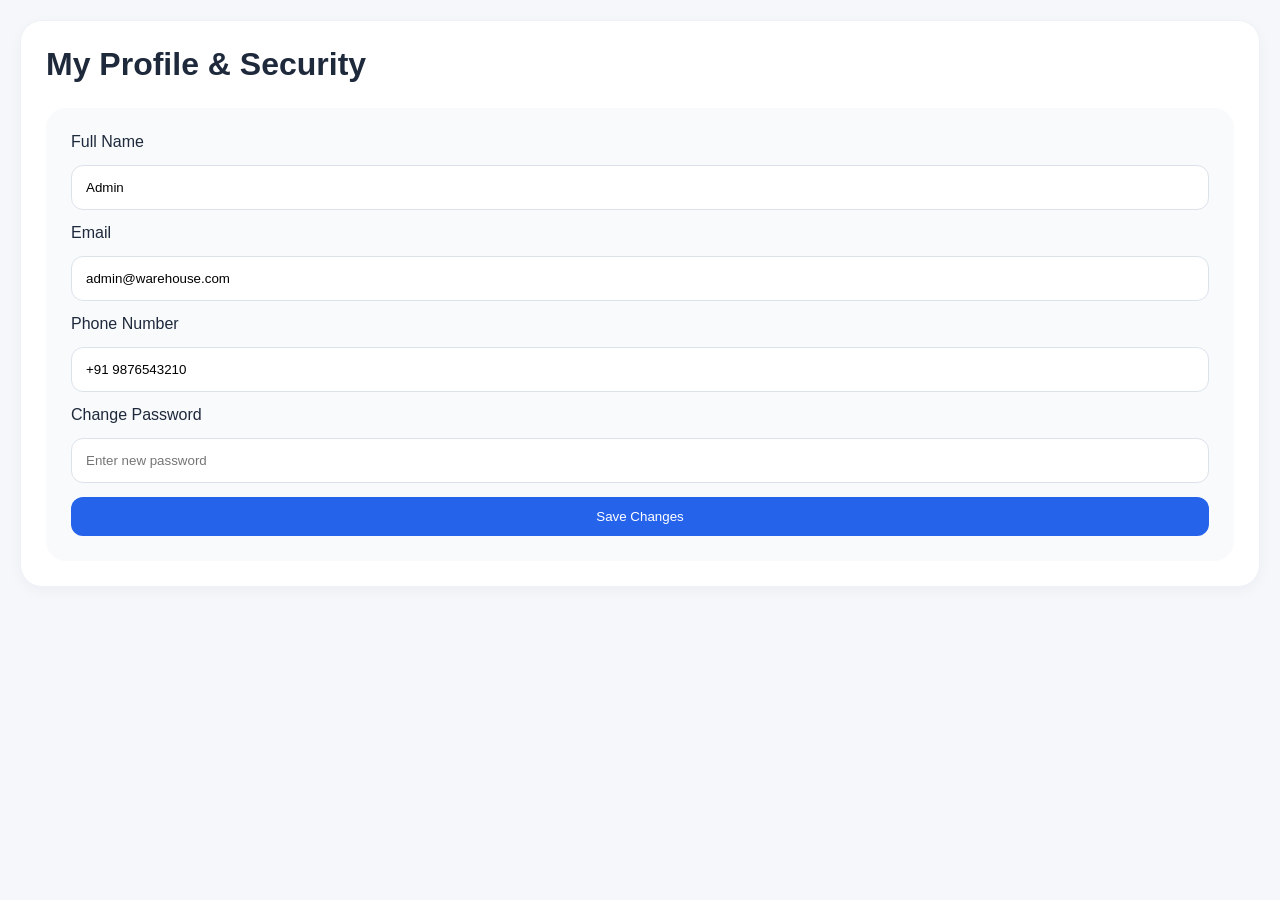
<file: profile.html>
<!DOCTYPE html>
<html lang="en">
<head>

<meta charset="UTF-8">

<meta name="viewport"
content="width=device-width, initial-scale=1.0">

<title>Profile & Security</title>

<link rel="stylesheet" href="style.css">

</head>

<body>

<div class="profile-page">

  <div class="profile-header">

    <h1>My Profile & Security</h1>

  </div>

  <div class="profile-card">

    <label for="name">Full Name</label>

    <input
      type="text"
      id="name"
      value="Admin"
      placeholder="Full name"
      title="Full name"
    >

    <label for="email">Email</label>

    <input
      type="email"
      id="email"
      value="admin@warehouse.com"
      placeholder="you@example.com"
      title="Email address"
    >

    <label for="phone">Phone Number</label>

    <input
      type="text"
      id="phone"
      value="+91 9876543210"
      placeholder="e.g. +91 9876543210"
      title="Phone number"
    >

    <label for="password">Change Password</label>

    <input
      type="password"
      id="password"
      placeholder="Enter new password"
      title="New password"
    >

    <button type="button" class="save-btn">Save Changes</button>

  </div>

</div>



<script>

const saveBtn =
document.querySelector(".save-btn");

saveBtn.onclick = function(){

  const name =
  document.querySelector("#name").value;

  const email =
  document.querySelector("#email").value;

  const phone =
  document.querySelector("#phone").value;

  const password =
  document.querySelector("#password").value;

  localStorage.setItem(
    "profileName",
    name
  );

  localStorage.setItem(
    "profileEmail",
    email
  );

  localStorage.setItem(
    "profilePhone",
    phone
  );

  localStorage.setItem(
    "profilePassword",
    password
  );

  alert(
    "Profile Updated Successfully"
  );

};

window.onload = function(){

  if(localStorage.getItem("profileName")){

    document.querySelector("#name").value =
    localStorage.getItem("profileName");

  }

  if(localStorage.getItem("profileEmail")){

    document.querySelector("#email").value =
    localStorage.getItem("profileEmail");

  }

  if(localStorage.getItem("profilePhone")){

    document.querySelector("#phone").value =
    localStorage.getItem("profilePhone");

  }

};

</script>

</body>
</html>
</file>
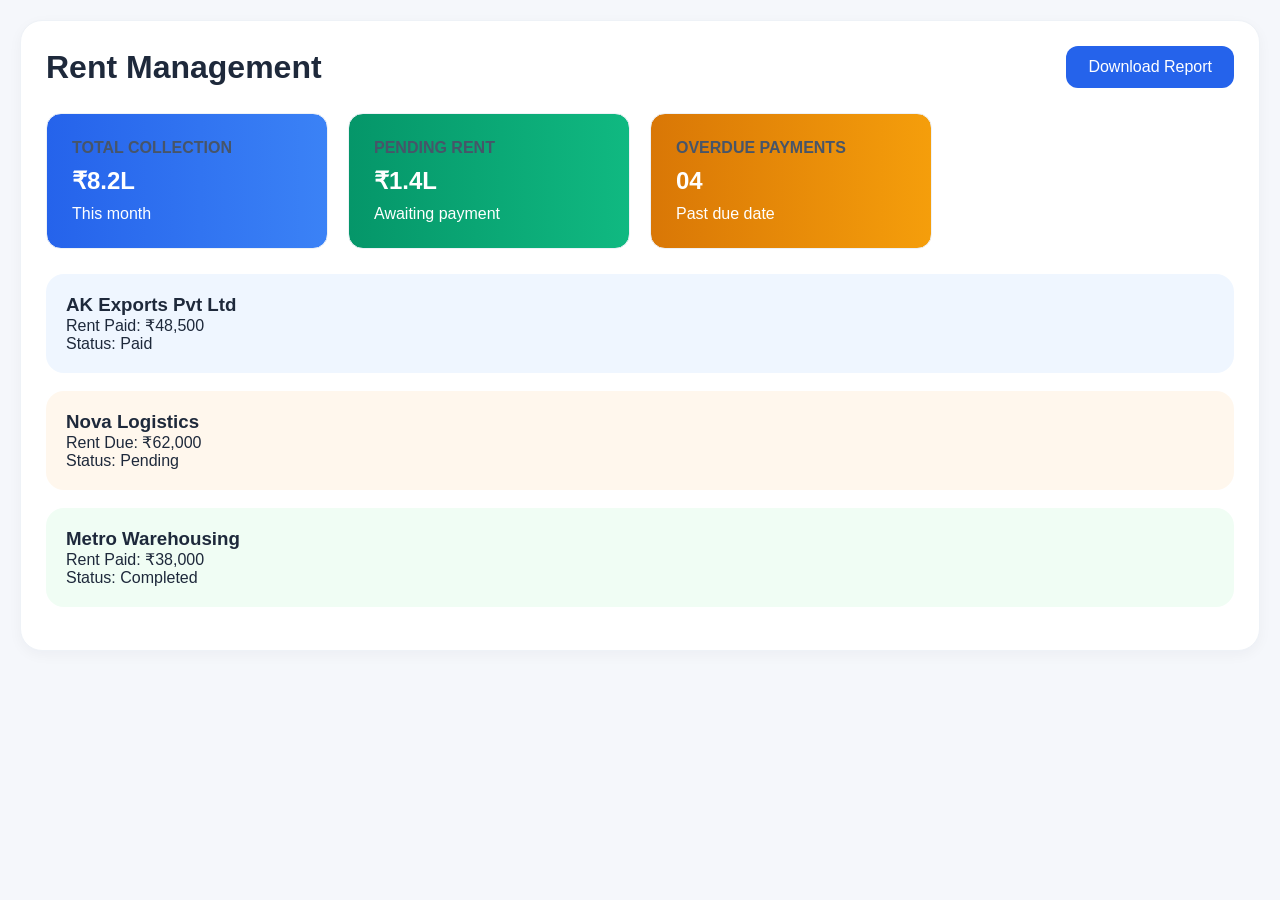
<file: rent-management.html>
<!DOCTYPE html>
<html lang="en">
<head>
  <meta charset="UTF-8">
  <meta name="viewport"
        content="width=device-width, initial-scale=1.0">

  <title>Rent Management</title>

  <link rel="stylesheet" href="style.css">
</head>

<body>

<div class="support-page">

  <div class="support-header">

    <h1>Rent Management</h1>

   <a href="rent-report.html"
   class="raise-btn">
   Download Report
</a>
  </div>

  <div class="cards">

    <div class="card">
      <h4>TOTAL COLLECTION</h4>
      <h2>₹8.2L</h2>
      <p>This month</p>
    </div>

    <div class="card">
      <h4>PENDING RENT</h4>
      <h2>₹1.4L</h2>
      <p>Awaiting payment</p>
    </div>

    <div class="card">
      <h4>OVERDUE PAYMENTS</h4>
      <h2>04</h2>
      <p>Past due date</p>
    </div>

  </div>

  <div class="ticket-card progress-ticket">
    <h3>AK Exports Pvt Ltd</h3>
    <p>Rent Paid: ₹48,500</p>
    <p>Status: Paid</p>
  </div>

  <div class="ticket-card pending-ticket">
    <h3>Nova Logistics</h3>
    <p>Rent Due: ₹62,000</p>
    <p>Status: Pending</p>
  </div>

  <div class="ticket-card resolved-ticket">
    <h3>Metro Warehousing</h3>
    <p>Rent Paid: ₹38,000</p>
    <p>Status: Completed</p>
  </div>

</div>

</body>
</html>
</file>
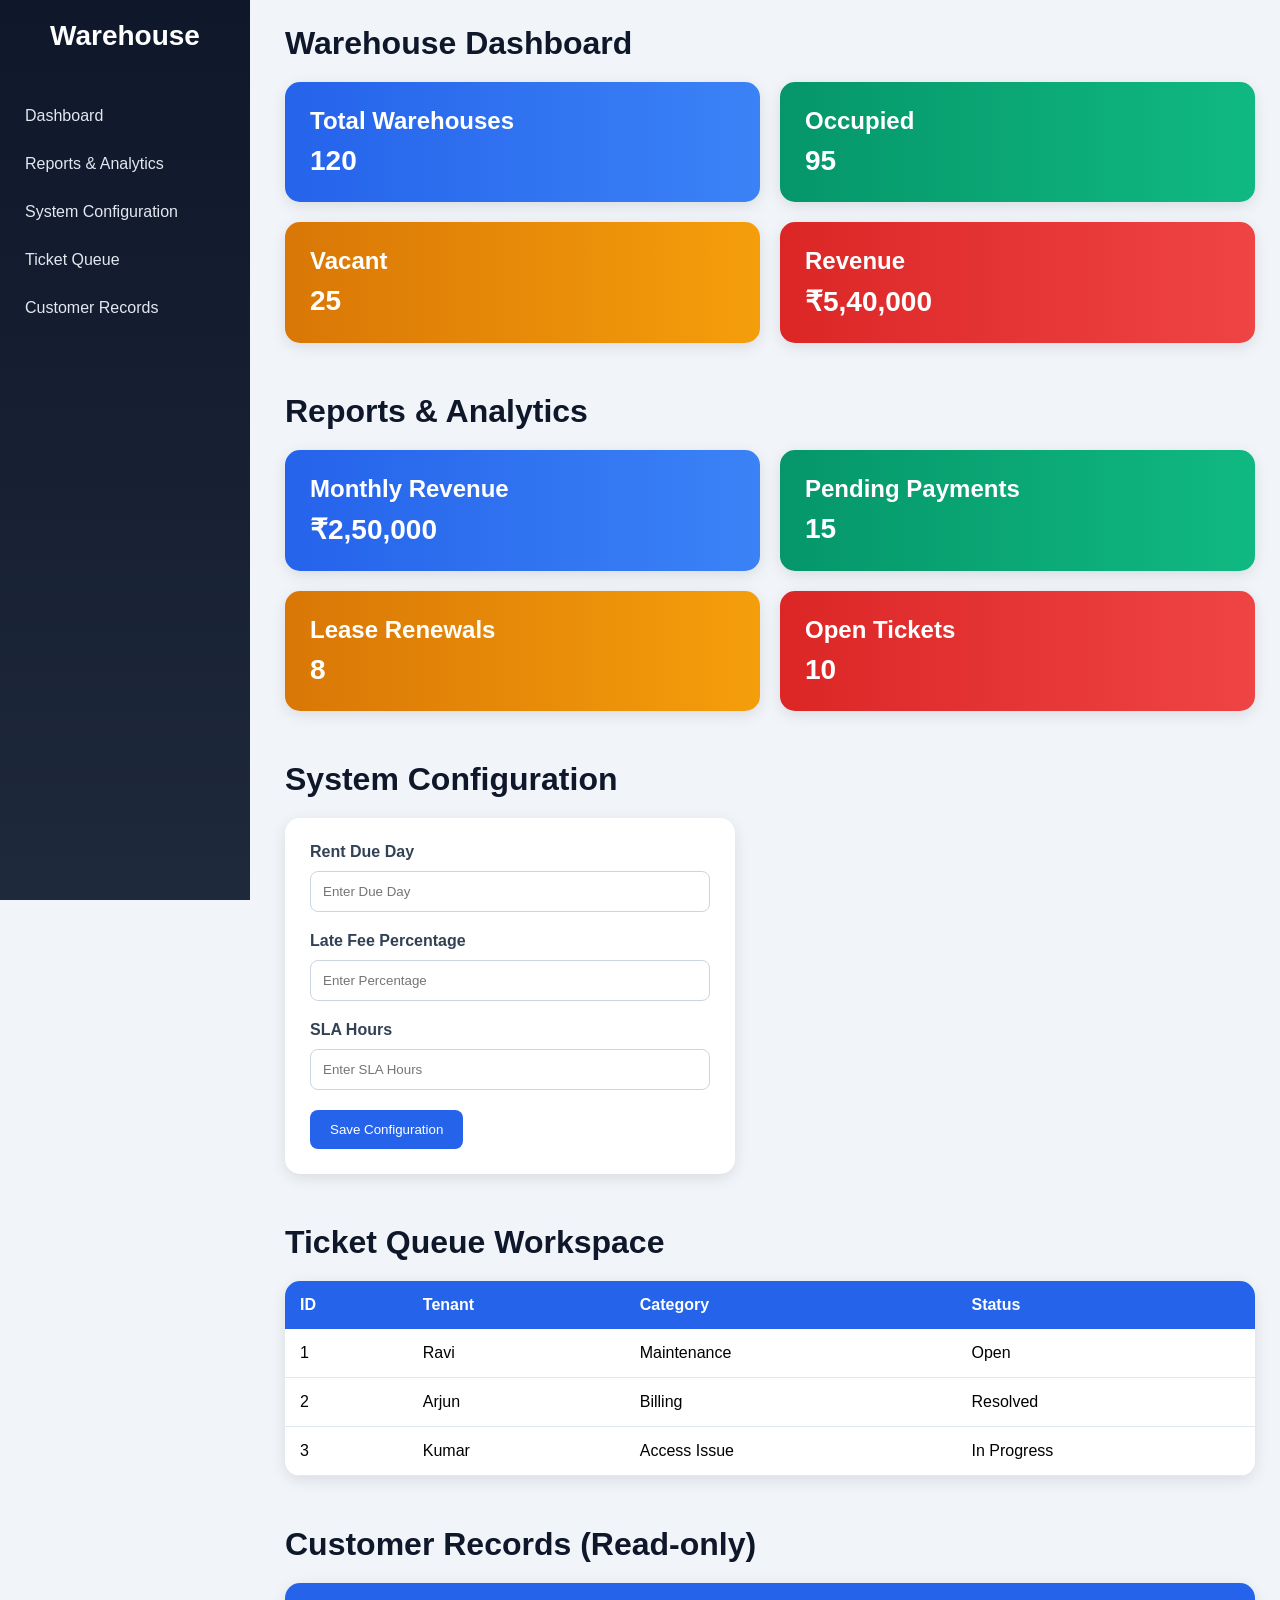
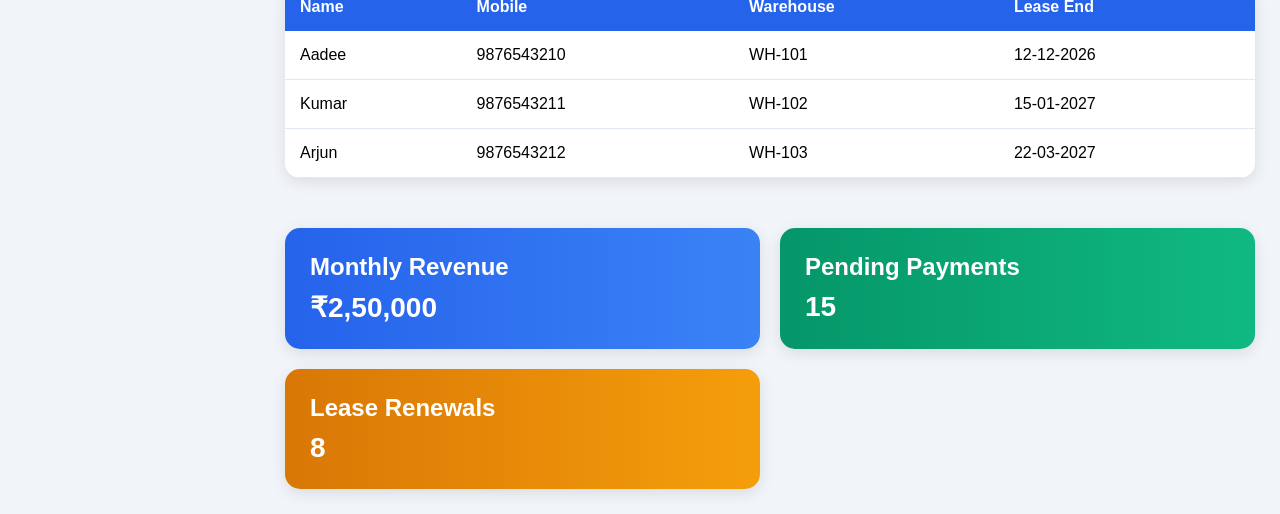
<file: reports.html>
<!DOCTYPE html>
<html lang="en">
<head>
    <meta charset="UTF-8">
    <meta name="viewport" content="width=device-width, initial-scale=1.0">
    <title>Warehouse Rent Management System</title>

    <style>

        *{
            margin:0;
            padding:0;
            box-sizing:border-box;
            font-family:Arial;
        }

        body{
            background:#f1f5f9;
        }

        /* SIDEBAR */

        .sidebar{
            width:250px;
            height:100vh;
            background:linear-gradient(to bottom,#0f172a,#1e293b);
            position:fixed;
            padding-top:20px;
        }

        .sidebar h2{
            color:white;
            text-align:center;
            margin-bottom:40px;
            font-size:28px;
        }

        .sidebar a{
            display:block;
            color:#e2e8f0;
            padding:15px 25px;
            text-decoration:none;
            transition:0.3s;
        }

        .sidebar a:hover{
            background:#2563eb;
            color:white;
        }

        /* MAIN */

        .main{
            margin-left:260px;
            padding:25px;
        }

        .section{
            margin-bottom:50px;
        }

        h1{
            margin-bottom:20px;
            color:#0f172a;
        }

        /* DASHBOARD */

        .dashboard{
            display:grid;
            grid-template-columns:repeat(2,1fr);
            gap:20px;
        }

        .card{
            padding:25px;
            border-radius:15px;
            color:white;
            box-shadow:0px 4px 15px rgba(0,0,0,0.1);
            transition:0.3s;
        }

        .card:hover{
            transform:translateY(-5px);
        }

        .card:nth-child(1){
            background:linear-gradient(to right,#2563eb,#3b82f6);
        }

        .card:nth-child(2){
            background:linear-gradient(to right,#059669,#10b981);
        }

        .card:nth-child(3){
            background:linear-gradient(to right,#d97706,#f59e0b);
        }

        .card:nth-child(4){
            background:linear-gradient(to right,#dc2626,#ef4444);
        }

        .card h2{
            margin-bottom:10px;
        }

        .card p{
            font-size:28px;
            font-weight:bold;
        }

        /* FORM */

        .form-box{
            background:white;
            padding:25px;
            border-radius:15px;
            width:450px;
            box-shadow:0px 4px 15px rgba(0,0,0,0.1);
        }

        .form-box label{
            font-weight:bold;
            color:#334155;
        }

        .form-box input{
            width:100%;
            padding:12px;
            margin-top:10px;
            margin-bottom:20px;
            border:1px solid #cbd5e1;
            border-radius:8px;
        }

        .form-box button{
            background:#2563eb;
            color:white;
            border:none;
            padding:12px 20px;
            border-radius:8px;
            cursor:pointer;
            transition:0.3s;
        }

        .form-box button:hover{
            background:#1d4ed8;
        }

        /* TABLE */

        table{
            width:100%;
            border-collapse:collapse;
            background:white;
            border-radius:15px;
            overflow:hidden;
            box-shadow:0px 4px 15px rgba(0,0,0,0.1);
        }

        table th{
            background:#2563eb;
            color:white;
            padding:15px;
            text-align:left;
        }

        table td{
            padding:15px;
            border-bottom:1px solid #e2e8f0;
        }

        table tr:hover{
            background:#f8fafc;
        }

    </style>

</head>

<body>

<!-- SIDEBAR -->

<div class="sidebar">

    <h2>Warehouse</h2>

    <a href="#dashboard">Dashboard</a>
    <a href="#reports">Reports & Analytics</a>
    <a href="#config">System Configuration</a>
    <a href="#tickets">Ticket Queue</a>
    <a href="#customers">Customer Records</a>

</div>

<!-- MAIN CONTENT -->

<div class="main">

    <!-- DASHBOARD -->

    <div class="section" id="dashboard">

        <h1>Warehouse Dashboard</h1>

        <div class="dashboard">

            <div class="card">
                <h2>Total Warehouses</h2>
                <p>120</p>
            </div>

            <div class="card">
                <h2>Occupied</h2>
                <p>95</p>
            </div>

            <div class="card">
                <h2>Vacant</h2>
                <p>25</p>
            </div>

            <div class="card">
                <h2>Revenue</h2>
                <p>₹5,40,000</p>
            </div>

        </div>

    </div>

    <!-- REPORTS -->

    <div class="section" id="reports">

        <h1>Reports & Analytics</h1>

        <div class="dashboard">

            <div class="card">
                <h2>Monthly Revenue</h2>
                <p>₹2,50,000</p>
            </div>

            <div class="card">
                <h2>Pending Payments</h2>
                <p>15</p>
            </div>

            <div class="card">
                <h2>Lease Renewals</h2>
                <p>8</p>
            </div>

            <div class="card">
                <h2>Open Tickets</h2>
                <p>10</p>
            </div>

        </div>

    </div>

    <!-- SYSTEM CONFIGURATION -->

    <div class="section" id="config">

        <h1>System Configuration</h1>

        <form class="form-box">

            <label>Rent Due Day</label>
            <input type="number" placeholder="Enter Due Day">

            <label>Late Fee Percentage</label>
            <input type="number" placeholder="Enter Percentage">

            <label>SLA Hours</label>
            <input type="number" placeholder="Enter SLA Hours">

            <button type="submit">Save Configuration</button>

        </form>

    </div>

    <!-- TICKET QUEUE -->

    <div class="section" id="tickets">

        <h1>Ticket Queue Workspace</h1>

        <table>

            <tr>
                <th>ID</th>
                <th>Tenant</th>
                <th>Category</th>
                <th>Status</th>
            </tr>

            <tr>
                <td>1</td>
                <td>Ravi</td>
                <td>Maintenance</td>
                <td>Open</td>
            </tr>

            <tr>
                <td>2</td>
                <td>Arjun</td>
                <td>Billing</td>
                <td>Resolved</td>
            </tr>

            <tr>
                <td>3</td>
                <td>Kumar</td>
                <td>Access Issue</td>
                <td>In Progress</td>
            </tr>

        </table>

    </div>

    <!-- CUSTOMER RECORDS -->

    <div class="section" id="customers">

        <h1>Customer Records (Read-only)</h1>

        <table>

            <tr>
                <th>Name</th>
                <th>Mobile</th>
                <th>Warehouse</th>
                <th>Lease End</th>
            </tr>

            <tr>
                <td>Aadee</td>
                <td>9876543210</td>
                <td>WH-101</td>
                <td>12-12-2026</td>
            </tr>

            <tr>
                <td>Kumar</td>
                <td>9876543211</td>
                <td>WH-102</td>
                <td>15-01-2027</td>
            </tr>

            <tr>
                <td>Arjun</td>
                <td>9876543212</td>
                <td>WH-103</td>
                <td>22-03-2027</td>
            </tr>

        </table>

    </div>

    <div class="dashboard">

    <div class="card">
        <h2>Monthly Revenue</h2>
        <p>₹2,50,000</p>
    </div>

    <div class="card">
        <h2>Pending Payments</h2>
        <p>15</p>
    </div>

    <div class="card">
        <h2>Lease Renewals</h2>
        <p>8</p>
    </div>

</div>

</div>

<script>

    console.log("Warehouse Project Loaded");

</script>

</body>
</html>
</file>
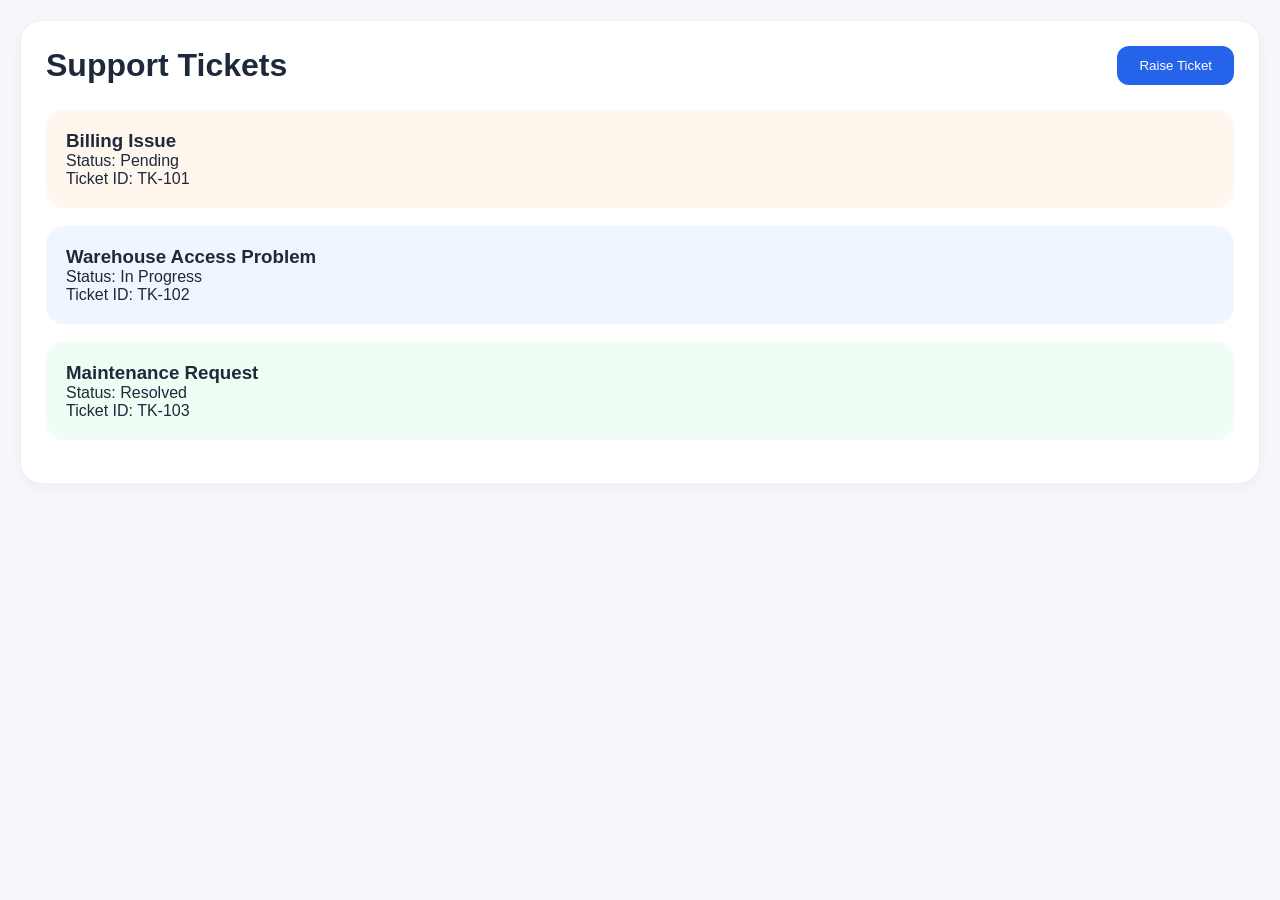
<file: support.html>
<!DOCTYPE html>
<html lang="en">
<head>
  <meta charset="UTF-8">
  <meta name="viewport" content="width=device-width, initial-scale=1.0">
  <title>Support Tickets</title>
  <link rel="stylesheet" href="style.css">
</head>
<body>

<div class="support-page">

  <div class="support-header">
    <h1>Support Tickets</h1>
    <button class="raise-btn">Raise Ticket</button>
  </div>

  <div class="ticket-card pending-ticket">
    <h3>Billing Issue</h3>
    <p>Status: Pending</p>
    <p>Ticket ID: TK-101</p>
  </div>

  <div class="ticket-card progress-ticket">
    <h3>Warehouse Access Problem</h3>
    <p>Status: In Progress</p>
    <p>Ticket ID: TK-102</p>
  </div>

  <div class="ticket-card resolved-ticket">
    <h3>Maintenance Request</h3>
    <p>Status: Resolved</p>
    <p>Ticket ID: TK-103</p>
  </div>

</div>

<script>

document.querySelector(".raise-btn").onclick = function(){

  alert("Raise Ticket Form Opened");

};

</script>

</body>
</html>
</file>
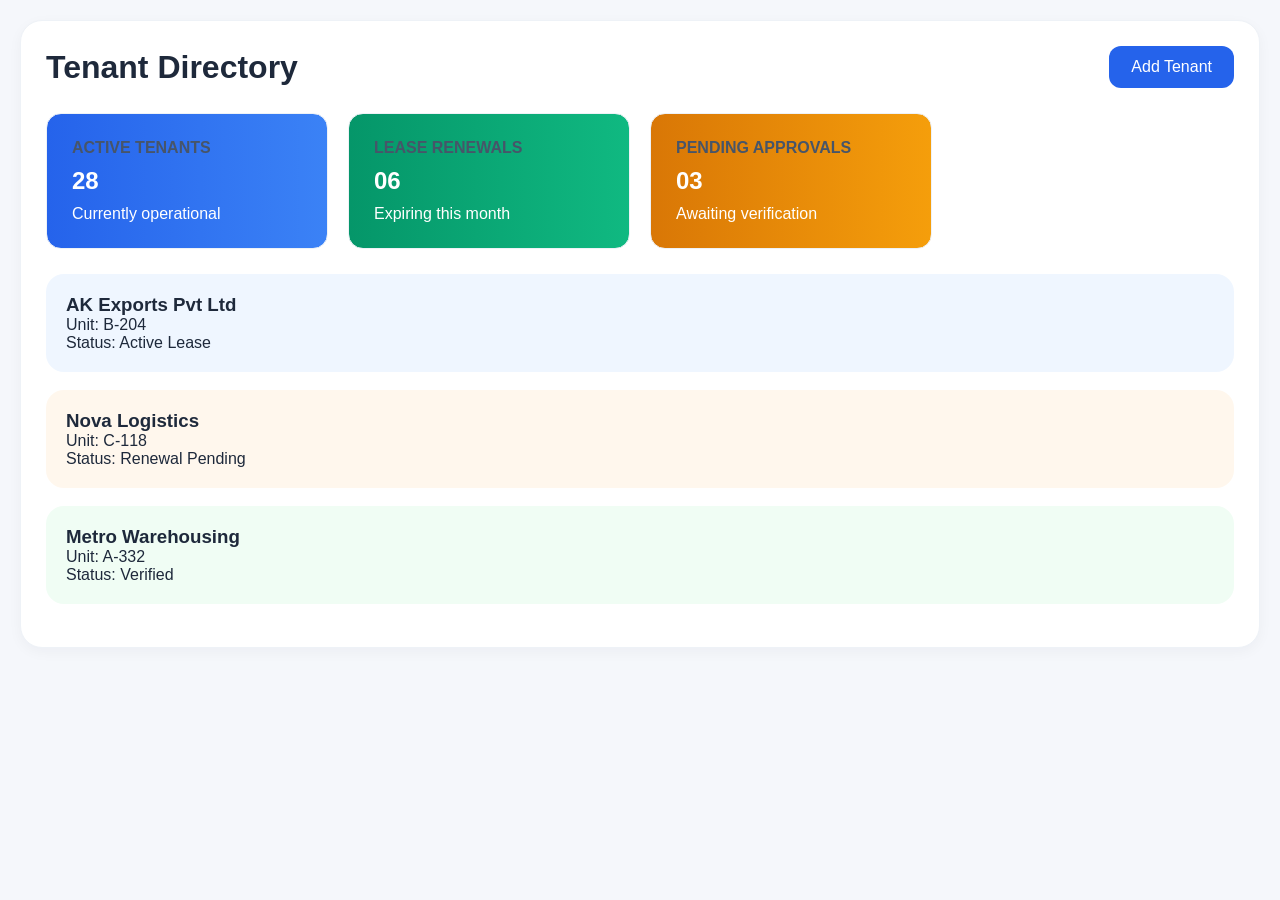
<file: tenant-directory.html>
<!DOCTYPE html>
<html lang="en">
<head>
  <meta charset="UTF-8">
  <meta name="viewport"
        content="width=device-width, initial-scale=1.0">

  <title>Tenant Directory</title>

  <link rel="stylesheet" href="style.css">
</head>

<body>

<div class="support-page">

  <div class="support-header">

    <h1>Tenant Directory</h1>

    <a href="add-tenant.html"
   class="raise-btn">
   Add Tenant
</a>
  </div>

  <div class="cards">

    <div class="card">
      <h4>ACTIVE TENANTS</h4>
      <h2>28</h2>
      <p>Currently operational</p>
    </div>

    <div class="card">
      <h4>LEASE RENEWALS</h4>
      <h2>06</h2>
      <p>Expiring this month</p>
    </div>

    <div class="card">
      <h4>PENDING APPROVALS</h4>
      <h2>03</h2>
      <p>Awaiting verification</p>
    </div>

  </div>

  <div class="ticket-card progress-ticket">
    <h3>AK Exports Pvt Ltd</h3>
    <p>Unit: B-204</p>
    <p>Status: Active Lease</p>
  </div>

  <div class="ticket-card pending-ticket">
    <h3>Nova Logistics</h3>
    <p>Unit: C-118</p>
    <p>Status: Renewal Pending</p>
  </div>

  <div class="ticket-card resolved-ticket">
    <h3>Metro Warehousing</h3>
    <p>Unit: A-332</p>
    <p>Status: Verified</p>
  </div>

</div>

</body>
</html>
</file>
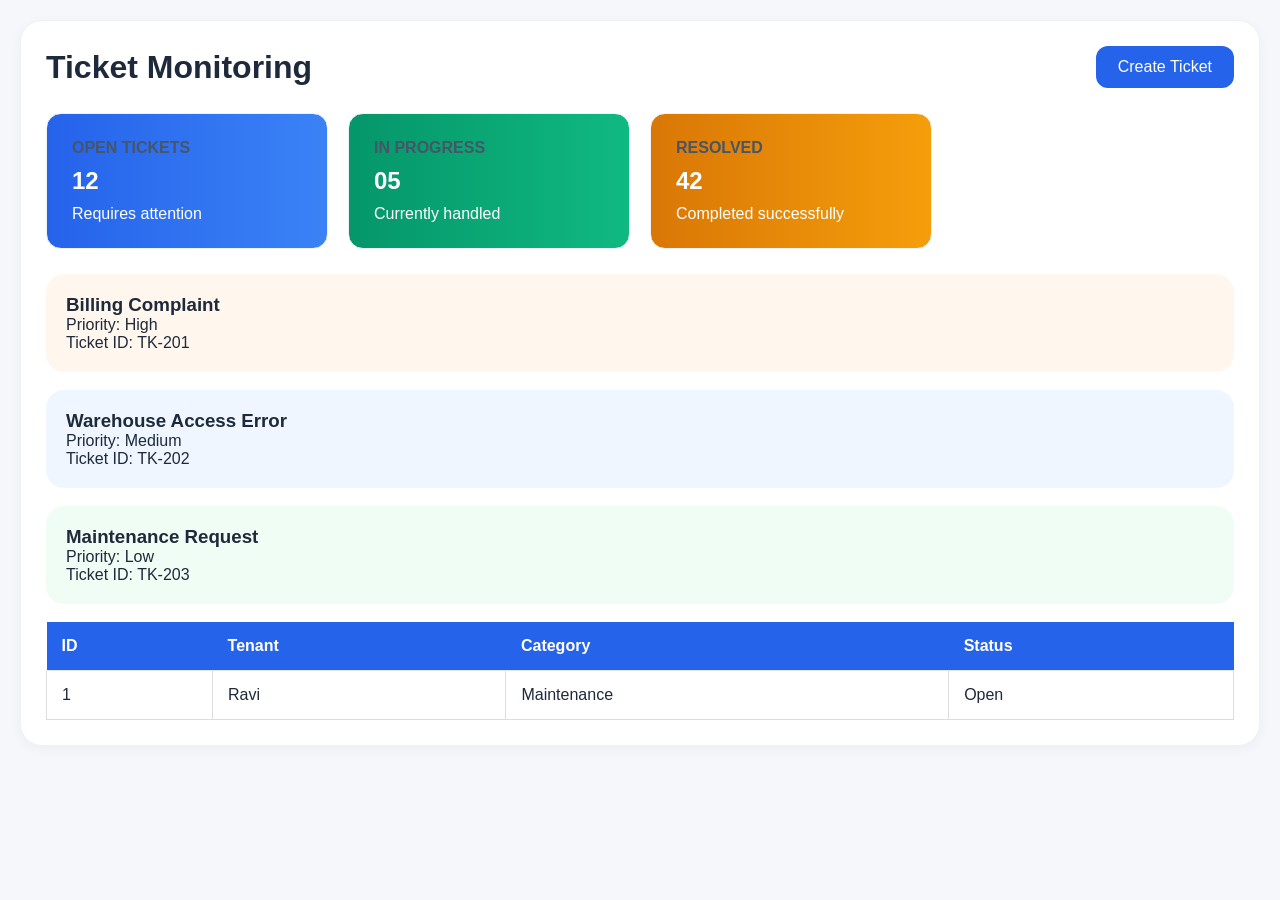
<file: ticket-monitoring.html>
<!DOCTYPE html>
<html lang="en">
<head>
  <meta charset="UTF-8">
  <meta name="viewport"
        content="width=device-width, initial-scale=1.0">

  <title>Ticket Monitoring</title>

  <link rel="stylesheet" href="style.css">
</head>

<body>

<div class="support-page">

  <div class="support-header">

    <h1>Ticket Monitoring</h1>

    <a href="create-ticket.html"
   class="raise-btn">
   Create Ticket
</a>
  </div>

  <div class="cards">

    <div class="card">
      <h4>OPEN TICKETS</h4>
      <h2>12</h2>
      <p>Requires attention</p>
    </div>

    <div class="card">
      <h4>IN PROGRESS</h4>
      <h2>05</h2>
      <p>Currently handled</p>
    </div>

    <div class="card">
      <h4>RESOLVED</h4>
      <h2>42</h2>
      <p>Completed successfully</p>
    </div>

  </div>

  <div class="ticket-card pending-ticket">
    <h3>Billing Complaint</h3>
    <p>Priority: High</p>
    <p>Ticket ID: TK-201</p>
  </div>

  <div class="ticket-card progress-ticket">
    <h3>Warehouse Access Error</h3>
    <p>Priority: Medium</p>
    <p>Ticket ID: TK-202</p>
  </div>

  <div class="ticket-card resolved-ticket">
    <h3>Maintenance Request</h3>
    <p>Priority: Low</p>
    <p>Ticket ID: TK-203</p>
  </div>

  <table>

<tr>
    <th>ID</th>
    <th>Tenant</th>
    <th>Category</th>
    <th>Status</th>
</tr>

<tr>
    <td>1</td>
    <td>Ravi</td>
    <td>Maintenance</td>
    <td>Open</td>
</tr>

</table>

</div>

</body>
</html>
</file>
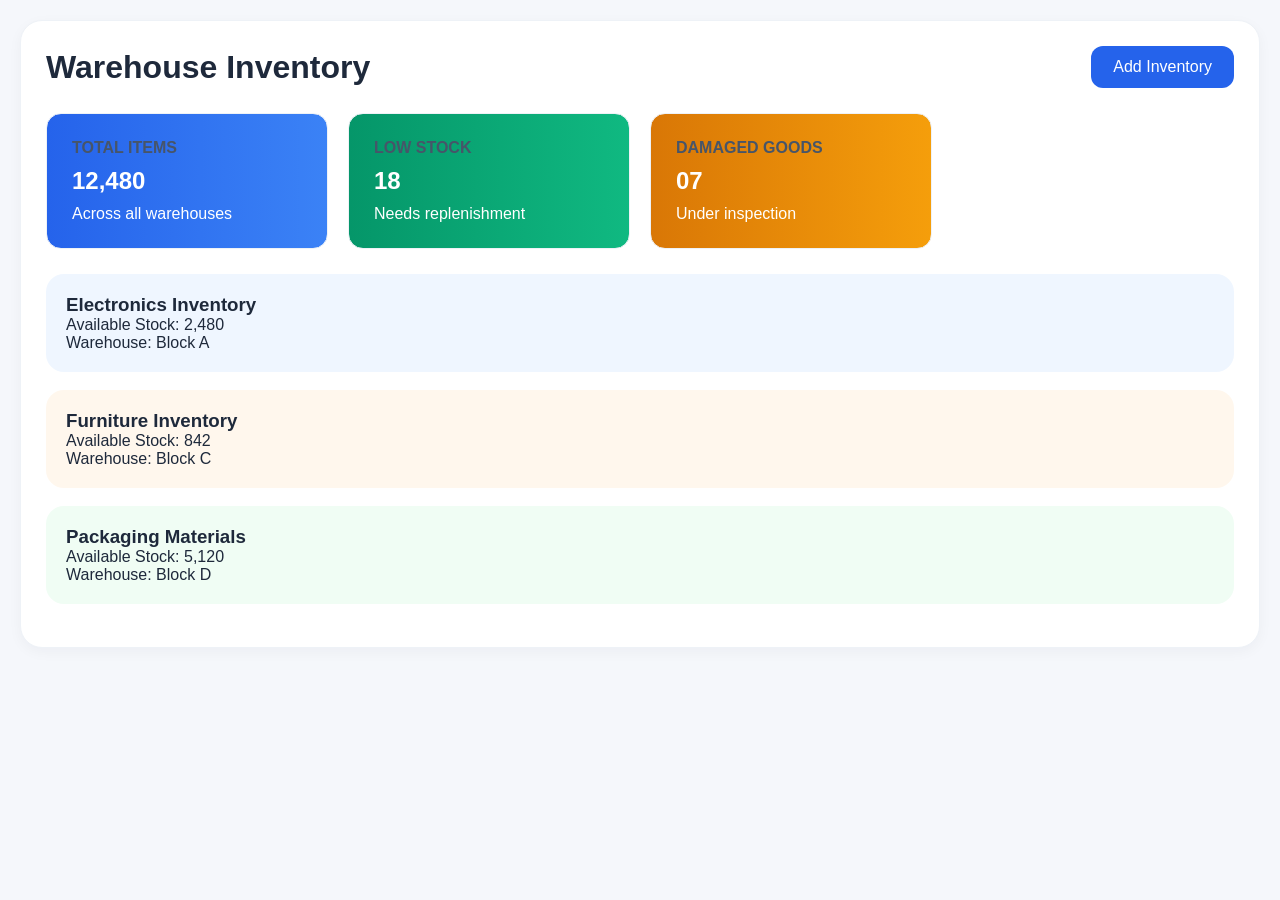
<file: warehouse-inventory.html>
<!DOCTYPE html>
<html lang="en">
<head>
  <meta charset="UTF-8">
  <meta name="viewport"
        content="width=device-width, initial-scale=1.0">

  <title>Warehouse Inventory</title>

  <link rel="stylesheet" href="style.css">
</head>

<body>

<div class="support-page">

  <div class="support-header">

    <h1>Warehouse Inventory</h1>

    <a href="add-inventory.html"
   class="raise-btn">
   Add Inventory
</a>

  </div>

  <div class="cards">

    <div class="card">
      <h4>TOTAL ITEMS</h4>
      <h2>12,480</h2>
      <p>Across all warehouses</p>
    </div>

    <div class="card">
      <h4>LOW STOCK</h4>
      <h2>18</h2>
      <p>Needs replenishment</p>
    </div>

    <div class="card">
      <h4>DAMAGED GOODS</h4>
      <h2>07</h2>
      <p>Under inspection</p>
    </div>

  </div>

  <div class="ticket-card progress-ticket">
    <h3>Electronics Inventory</h3>
    <p>Available Stock: 2,480</p>
    <p>Warehouse: Block A</p>
  </div>

  <div class="ticket-card pending-ticket">
    <h3>Furniture Inventory</h3>
    <p>Available Stock: 842</p>
    <p>Warehouse: Block C</p>
  </div>

  <div class="ticket-card resolved-ticket">
    <h3>Packaging Materials</h3>
    <p>Available Stock: 5,120</p>
    <p>Warehouse: Block D</p>
  </div>

</div>

</body>
</html>
</file>
<file: style.css>
*{
  margin:0;
  padding:0;
  box-sizing:border-box;
  font-family:Arial, Helvetica, sans-serif;
}

body{
  background:#f5f7fb;
  padding:20px;
  color:#1e293b;
}

/* TOP BAR */

.top-bar{
  display:flex;
  justify-content:space-between;
  align-items:center;
  margin-bottom:25px;
  flex-wrap:wrap;
}

.top-buttons{
  display:flex;
  gap:12px;
}

.btn{
  padding:12px 22px;
  border:none;
  border-radius:12px;
  cursor:pointer;
  font-weight:bold;
  transition:0.3s;
}

.btn:hover{
  transform:translateY(-2px);
}

.btn-light{
  background:#f1f5f9;
  color:#334155;
  border:1px solid #e2e8f0;
}

.btn-main{
  background:#2563eb;
  color:white;
  box-shadow:0 4px 12px rgba(37,99,235,0.2);
}

.btn-main:hover{
  background:#1d4ed8;
}

/* ALERT */

.alert-box{
  background:#fff7ed;
  border:1px solid #fed7aa;
  padding:22px;
  border-radius:20px;
  display:flex;
  justify-content:space-between;
  align-items:center;
  margin-bottom:25px;
}

.alert-box h3{
  color:#c2410c;
  margin-bottom:6px;
}

.pay-btn{
  background:#ea580c;
  color:white;
  border:none;
  padding:13px 22px;
  border-radius:12px;
  cursor:pointer;
  transition:0.3s;
}

.pay-btn:hover{
  background:#c2410c;
}

/* CARDS */

.cards{
  display:grid;
  grid-template-columns:repeat(4,1fr);
  gap:20px;
  margin-bottom:25px;
}

.card{
  padding:24px;
  border-radius:20px;
  border:1px solid #eef2f7;
  transition:0.3s;
}

.card:hover{
  transform:translateY(-3px);
}

.card h4{
  margin-bottom:10px;
  color:#475569;
}

.card h2{
  margin-bottom:10px;
}

.card:nth-child(1){
  background:#eff6ff;
}

.card:nth-child(2){
  background:#f0fdf4;
}

.card:nth-child(3){
  background:#faf5ff;
}

.card:nth-child(4){
  background:#fff1f2;
}

.small-text{
  color:#15803d;
}

/* MAIN */

.main{
  display:grid;
  grid-template-columns:2fr 1fr;
  gap:20px;
}

/* WHITE CONTAINERS */

.warehouse,
.actions,
.payment-history,
.recent,
.agreement-page,
.support-page,
.profile-page{
  background:white;
  border-radius:22px;
  padding:25px;
  box-shadow:0 4px 14px rgba(15,23,42,0.04);
  border:1px solid #eef2f7;
}

/* SECTION TITLE */

.section-title{
  display:flex;
  justify-content:space-between;
  align-items:center;
  margin-bottom:20px;
}

.active{
  background:#dcfce7;
  color:#15803d;
  padding:7px 14px;
  border-radius:30px;
  font-size:12px;
  font-weight:bold;
}

/* MINI CARDS */

.warehouse-grid{
  display:grid;
  grid-template-columns:repeat(3,1fr);
  gap:15px;
  margin:20px 0;
}

.mini-card{
  background:#f8fafc;
  padding:20px;
  border-radius:18px;
  border:1px solid #eef2f7;
}

.mini-card h3{
  margin:10px 0;
}

/* PROGRESS */

.progress-top{
  display:flex;
  justify-content:space-between;
  margin-bottom:10px;
}

.progress-bar{
  width:100%;
  height:12px;
  background:#e2e8f0;
  border-radius:20px;
  overflow:hidden;
}

.progress{
  width:61%;
  height:100%;
  background:linear-gradient(to right,#2563eb,#7c3aed);
}

/* ACTIONS */

.actions h2{
  margin-bottom:20px;
}

.action-item{
  background:#f8fafc;
  border:1px solid #e2e8f0;
  padding:18px;
  border-radius:16px;
  margin-bottom:15px;
  cursor:pointer;
  transition:0.3s;
  box-sizing:0 4px 10px rgba(0,0,0,0.03);
}

.action-item:hover{
  background:#eff6ff;
  border-color:#bfdbfe;
  transform:translateY(-2px);
}

.action-item h4{
  margin-bottom:5px;
}

.action-item p{
  color:#64748b;
}

/* RECENT */

.recent{
  margin-top:25px;
}

.recent-header{
  margin-bottom:20px;
}

.activity{
  display:flex;
  justify-content:space-between;
  align-items:center;
  padding:18px 0;
  border-bottom:1px solid #e2e8f0;
}

.activity-left{
  display:flex;
  gap:15px;
}

.icon{
  width:42px;
  height:42px;
  border-radius:12px;
  display:flex;
  align-items:center;
  justify-content:center;
}

.green{
  background:#dcfce7;
  color:#15803d;
}

.receipt{
  color:#2563eb;
  font-weight:bold;
  cursor:pointer;
}

/* PAYMENT HISTORY */

.history-header{
  display:flex;
  justify-content:space-between;
  align-items:center;
  flex-wrap:wrap;
  gap:20px;
  margin-bottom:30px;
}

.section-small{
  color:#2563eb;
  font-size:14px;
  font-weight:bold;
  margin-bottom:6px;
}

.history-sub{
  color:#64748b;
}

/* BUTTON GROUP */

.history-buttons{
  display:flex;
  gap:12px;
  flex-wrap:wrap;
}

.filter-btn{
  background:#f8fafc;
  border:1px solid #e2e8f0;
  color:#334155;
  padding:12px 18px;
  border-radius:12px;
  cursor:pointer;
}

.export-btn{
  background:#eff6ff;
  color:#2563eb;
  border:none;
  padding:12px 18px;
  border-radius:12px;
  cursor:pointer;
}

.excel{
  background:#f0fdf4;
  color:#15803d;
}

.pay-now-btn{
  background:#2563eb;
  color:white;
  border:none;
  padding:12px 22px;
  border-radius:12px;
  cursor:pointer;
}

.pay-now-btn:hover{
  background:#1d4ed8;
}

/* SUMMARY */

.summary-grid{
  display:grid;
  grid-template-columns:repeat(4,1fr);
  gap:18px;
  margin:30px 0;
}

.summary-card{
  padding:22px;
  border-radius:20px;
  border:1px solid #eef2f7;
}

.paid-card{
  background:#f0fdf4;
}

.pending-card{
  background:#fff7ed;
}

.late-card{
  background:#fff1f2;
}

.avg-card{
  background:#eff6ff;
}

/* TABLE */

.table-wrapper{
  overflow-x:auto;
}

table{
  width:100%;
  border-collapse:collapse;
}

th{
  background:#f8fafc;
  text-align:left;
}

th, td{
  padding:18px;
  border-bottom:1px solid #e2e8f0;
}

.status{
  padding:8px 14px;
  border-radius:30px;
  font-size:13px;
  font-weight:bold;
}

.paid{
  background:#dcfce7;
  color:#15803d;
}

.pending{
  background:#ffedd5;
  color:#c2410c;
}

.method{
  padding:7px 12px;
  border-radius:10px;
  font-size:13px;
}

.imps{
  background:#eff6ff;
  color:#2563eb;
}

.neft{
  background:#f5f3ff;
  color:#7c3aed;
}

.rtgs{
  background:#f0fdf4;
  color:#15803d;
}

.receipt-btn{
  background:#2563eb;
  color:white;
  border:none;
  padding:10px 14px;
  border-radius:10px;
  cursor:pointer;
}

.disabled{
  background:#cbd5e1;
}

/* PAYMENT MODAL */

.payment-modal{
  position:fixed;
  top:0;
  left:0;
  width:100%;
  height:100vh;
  background:rgba(0,0,0,0.45);
  display:none;
  align-items:center;
  justify-content:center;
  z-index:1000;
}

.payment-box{
  width:90%;
  max-width:550px;
  background:white;
  border-radius:24px;
  padding:30px;
}

.payment-header{
  display:flex;
  justify-content:space-between;
  align-items:center;
}

.close-btn{
  font-size:32px;
  cursor:pointer;
}

.payment-subtitle{
  color:#64748b;
  margin:15px 0;
}

.payment-options{
  display:grid;
  gap:15px;
}

.payment-option{
  background:#f8fafc;
  border:1px solid #e2e8f0;
  padding:18px;
  border-radius:18px;
  cursor:pointer;
  transition:0.3s;
}

.payment-option:hover{
  background:#eff6ff;
  border-color:#bfdbfe;
}

/* AGREEMENT */

.agreement-header,
.support-header,
.profile-header{
  display:flex;
  justify-content:space-between;
  align-items:center;
  margin-bottom:25px;
}

.download-btn,
.raise-btn,
.save-btn{
  background:#2563eb;
  color:white;
  border:none;
  padding:12px 22px;
  border-radius:12px;
  cursor:pointer;
}

.agreement-box{
  background:#f8fafc;
  padding:25px;
  border-radius:20px;
  line-height:1.8;
}

/* SUPPORT */

.ticket-card{
  padding:20px;
  border-radius:18px;
  margin-bottom:18px;
}

.pending-ticket{
  background:#fff7ed;
}

.progress-ticket{
  background:#eff6ff;
}

.resolved-ticket{
  background:#f0fdf4;
}

/* PROFILE */

.profile-card{
  display:flex;
  flex-direction:column;
  gap:14px;
  background:#f8fafc;
  padding:25px;
  border-radius:20px;
}

.profile-card input{
  padding:14px;
  border:1px solid #dbe2ea;
  border-radius:12px;
}

/* FOOTER */

.footer-bar{
  margin-top:25px;
  text-align:center;
  background:white;
  padding:12px;
  border-radius:30px;
  border:1px solid #eef2f7;
  color:#64748b;
}

/* RESPONSIVE */

@media(max-width:1100px){

  .cards{
    grid-template-columns:repeat(2,1fr);
  }

  .summary-grid{
    grid-template-columns:repeat(2,1fr);
  }

  .main{
    grid-template-columns:1fr;
  }

}

@media(max-width:700px){

  .cards{
    grid-template-columns:1fr;
  }

  .warehouse-grid{
    grid-template-columns:1fr;
  }

  .summary-grid{
    grid-template-columns:1fr;
  }

  .top-bar{
    flex-direction:column;
    align-items:flex-start;
    gap:15px;
  }

  .top-buttons{
    width:100%;
  }

  .btn{
    width:100%;
  }

  .alert-box{
    flex-direction:column;
    align-items:flex-start;
    gap:15px;
  }

  .pay-btn{
    width:100%;
  }

}
/* ===================================== */
/* OPERATIONS DASHBOARD */
/* ===================================== */

.operations-header{
  display:flex;
  justify-content:space-between;
  align-items:center;
  margin-bottom:30px;
  flex-wrap:wrap;
  gap:20px;
}

.ops-small{
  color:#2563eb;
  font-weight:bold;
  margin-bottom:6px;
}

.ops-sub{
  color:#64748b;
  margin-top:6px;
}

.ops-refresh-btn{
  background:#2563eb;
  color:white;
  border:none;
  padding:14px 22px;
  border-radius:14px;
  cursor:pointer;
  font-weight:bold;
}

.ops-grid{
  display:grid;
  grid-template-columns:repeat(4,1fr);
  gap:20px;
  margin-bottom:25px;
}

.ops-card{
  background:white;
  padding:24px;
  border-radius:22px;
  border:1px solid #eef2f7;
  box-shadow:0 4px 12px rgba(0,0,0,0.04);
  transition:0.3s;
  cursor:pointer;
}
.ops-card:hover{
  transform:translateY(-3px);
}

.ops-card p{
  color:#64748b;
  margin-bottom:10px;
}

.ops-card h2{
  margin-bottom:10px;
}

.chart-layout{
  display:grid;
  grid-template-columns:2fr 1fr;
  gap:20px;
  margin-bottom:25px;
}

.chart-card{
  background:white;
  padding:25px;
  border-radius:22px;
  border:1px solid #eef2f7;
  box-shadow:0 4px 12px rgba(0,0,0,0.04);
}

.chart-header{
  margin-bottom:25px;
}

.ops-bottom-grid{
  display:grid;
  grid-template-columns:repeat(3,1fr);
  gap:20px;
}

.ops-panel{
  background:white;
  padding:24px;
  border-radius:22px;
  border:1px solid #eef2f7;
  box-shadow:0 4px 12px rgba(0,0,0,0.04);
}

.panel-header{
  margin-bottom:20px;
}

.tenant-row,
.lease-row{
  display:flex;
  justify-content:space-between;
  align-items:center;
  padding:15px 0;
  border-bottom:1px solid #eef2f7;
}

.call-btn,
.renew-btn{
  background:#2563eb;
  color:white;
  border:none;
  padding:10px 16px;
  border-radius:12px;
  cursor:pointer;
}

.timeline-row{
  display:flex;
  gap:15px;
  margin-bottom:22px;
}

.timeline-dot{
  width:12px;
  height:12px;
  border-radius:50%;
  background:#2563eb;
  margin-top:6px;
}

.green-text{
  color:#16a34a;
}

.blue-text{
  color:#2563eb;
}

.purple-text{
  color:#7c3aed;
}

.red-text{
  color:#dc2626;
}

.orange-text{
  color:#ea580c;
}

@media(max-width:1200px){

  .ops-grid{
    grid-template-columns:repeat(2,1fr);
  }

  .ops-bottom-grid{
    grid-template-columns:1fr;
  }

}

@media(max-width:900px){

  .chart-layout{
    grid-template-columns:1fr;
  }

}

@media(max-width:700px){

  .ops-grid{
    grid-template-columns:1fr;
  }

}
/* ===================================== */
/* QUICK ACTION ENHANCEMENT */
/* ===================================== */

.action-item{
  box-shadow:0 4px 10px rgba(0,0,0,0.03);
}

.action-item:hover{
  box-shadow:0 8px 20px rgba(0,0,0,0.06);
}

/* ===================================== */
/* OPERATIONS CARD HOVER */
/* ===================================== */

.ops-card{
  transition:0.3s;
  cursor:pointer;
}

.ops-card:hover{
  transform:translateY(-3px);
}

/* ===================================== */
/* MOBILE BUTTON FIX */
/* ===================================== */

.top-buttons{
  flex-wrap:wrap;
}
.raise-btn{
  background:#2563eb;
  color:white;
  border:none;
  padding:12px 22px;
  border-radius:12px;
  cursor:pointer;
  text-decoration:none;
  display:inline-block;
}
.dashboard{
    display:grid;
    grid-template-columns:repeat(2,1fr);
    gap:20px;
}

.card{
    padding:25px;
    border-radius:15px;
    color:white;
}

.card:nth-child(1){
    background:linear-gradient(to right,#2563eb,#3b82f6);
}

.card:nth-child(2){
    background:linear-gradient(to right,#059669,#10b981);
}

.card:nth-child(3){
    background:linear-gradient(to right,#d97706,#f59e0b);
}

table{
    width:100%;
    border-collapse:collapse;
    background:white;
}

table th{
    background:#2563eb;
    color:white;
    padding:15px;
}

table td{
    padding:15px;
    border:1px solid #ddd;
}
</file>
